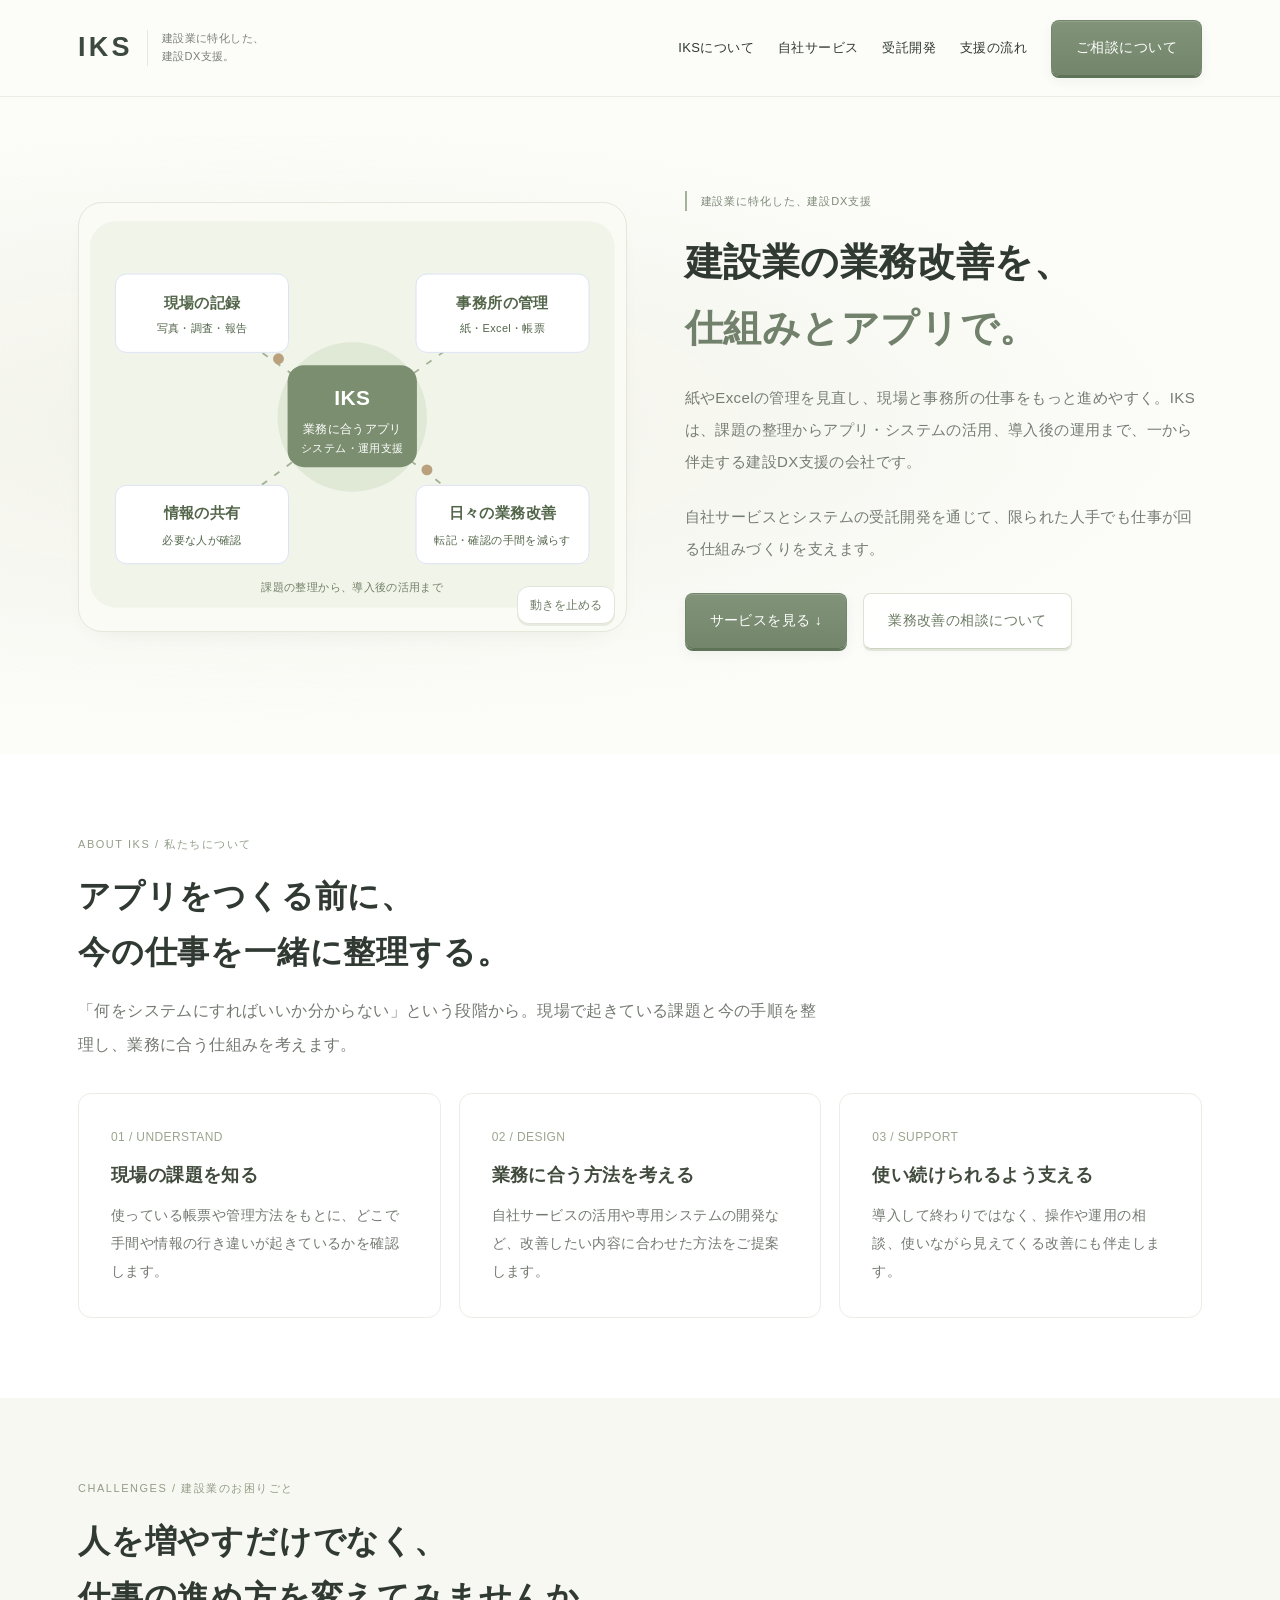
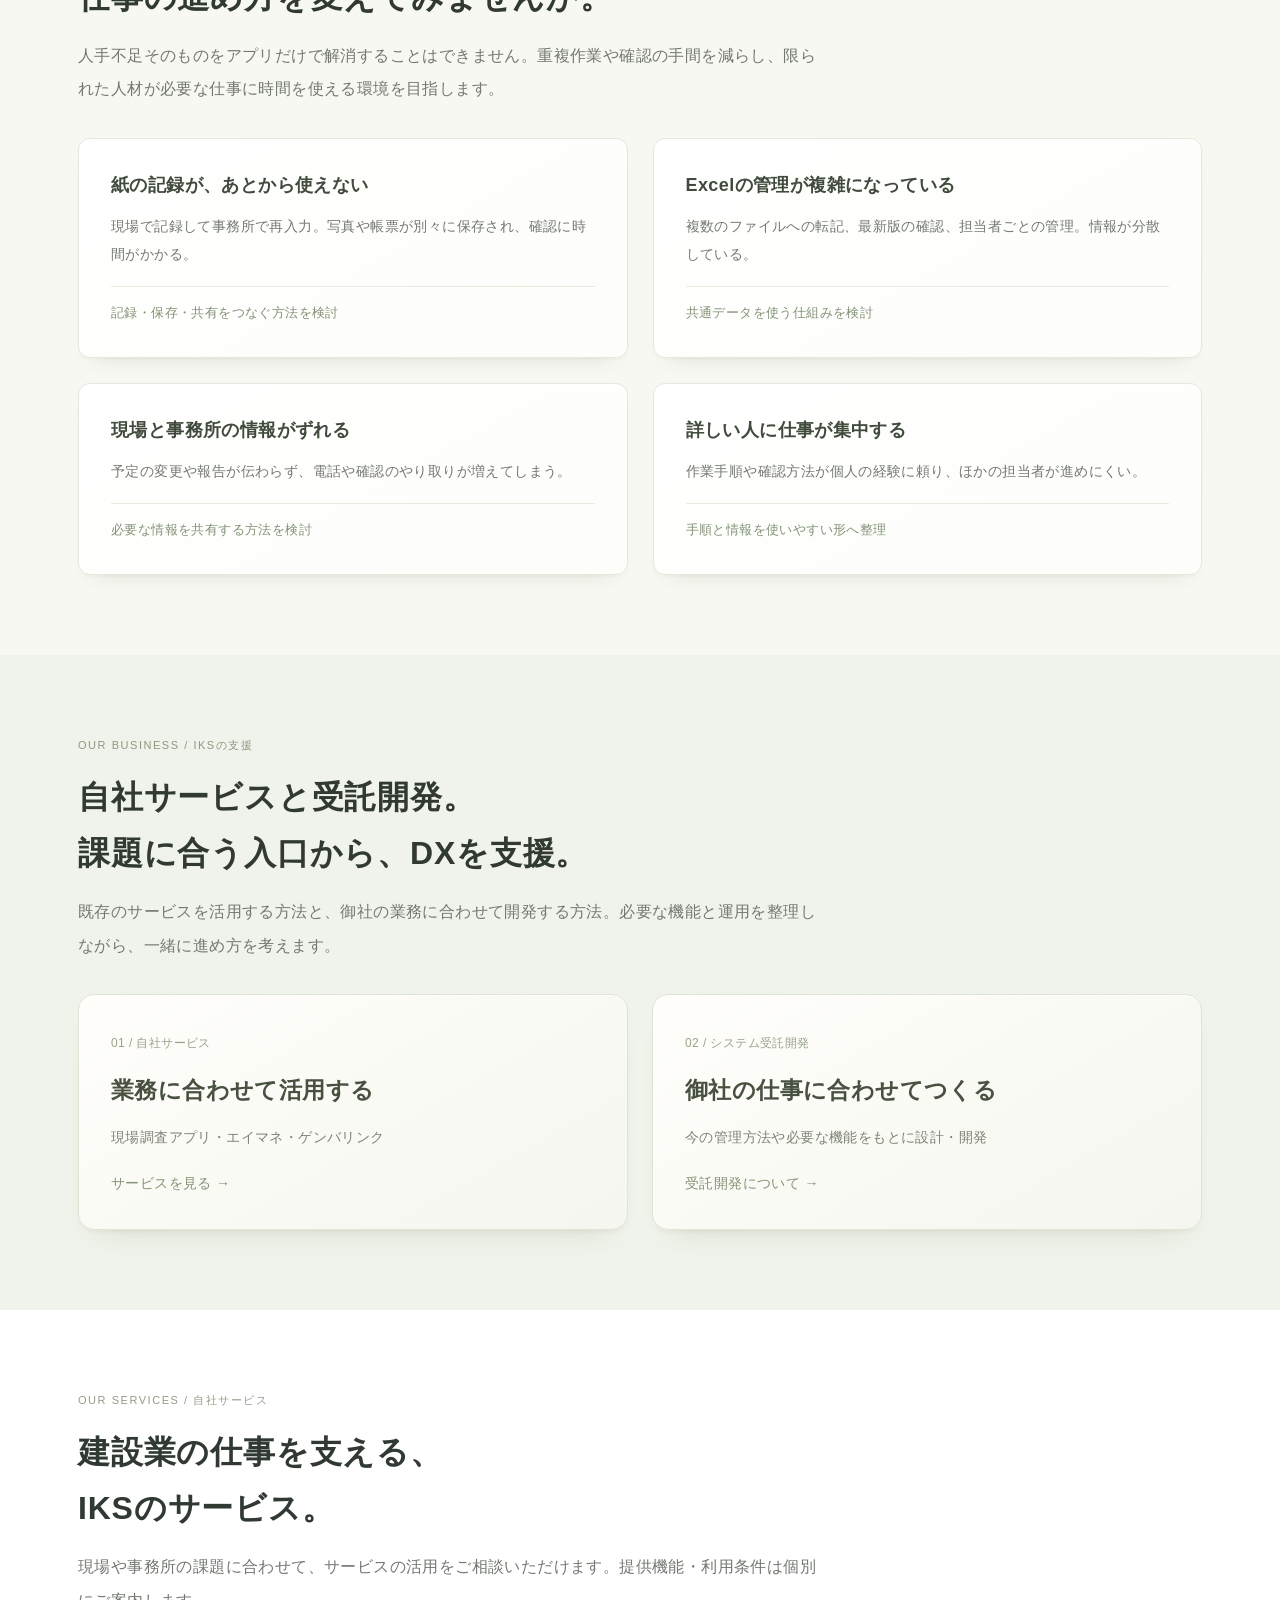
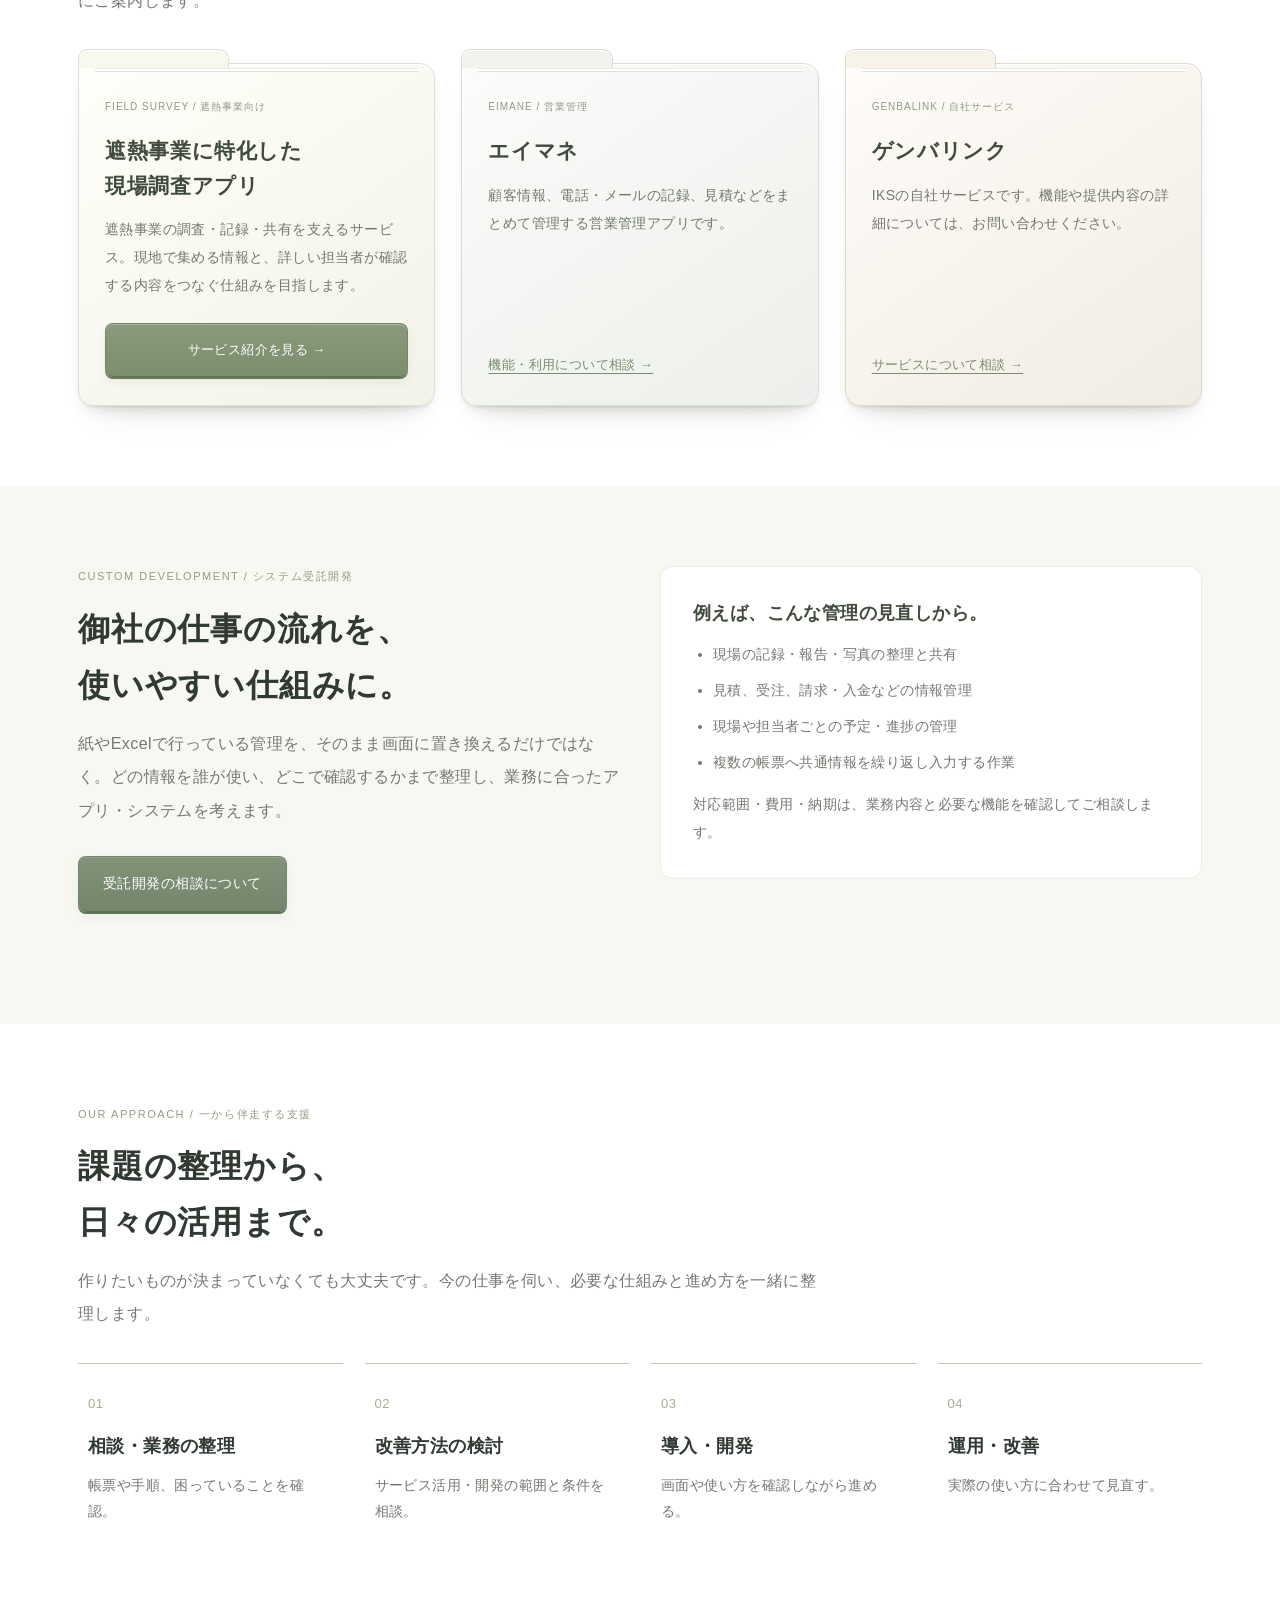
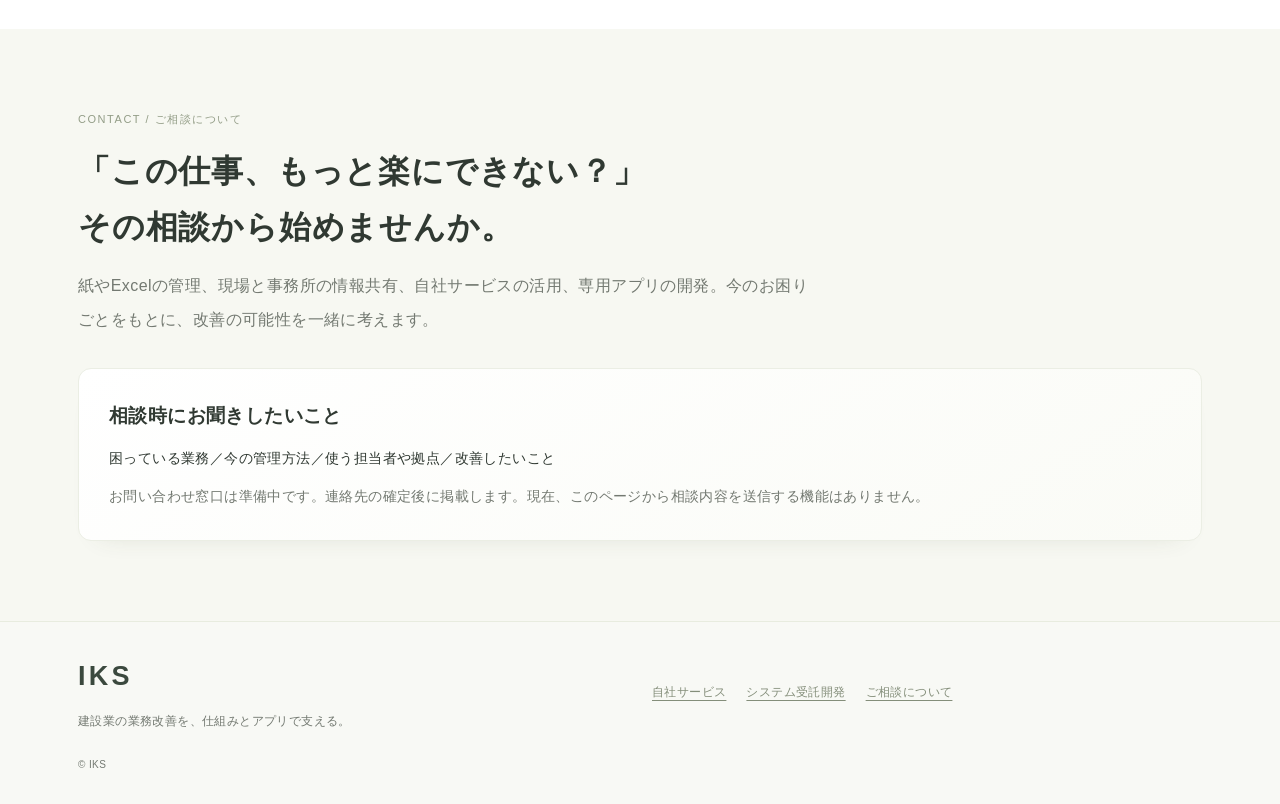
<file: index.html>
<!doctype html><html lang="ja"><head><meta charset="utf-8"><meta name="viewport" content="width=device-width,initial-scale=1"><meta name="description" content="建設業の紙・Excel管理や情報共有の課題を、アプリとシステムで改善。IKSは自社サービスと受託開発を通じて、課題整理から運用まで伴走します。"><title>IKS | 建設業に特化した建設DX支援</title><link rel="stylesheet" href="/site.css"></head><body><header class="header"><div class="wrap"><a class="brand" href="/"><b>IKS</b><small>建設業に特化した、<br>建設DX支援。</small></a><button class="menu" aria-controls="nav" aria-expanded="false">メニュー</button><nav class="nav" id="nav" aria-label="メインメニュー"><a href="/#about">IKSについて</a><a href="/#services">自社サービス</a><a href="/#development">受託開発</a><a href="/#support">支援の流れ</a><a class="btn" href="/#contact">ご相談について</a></nav></div></header><main><section class="hero company-hero"><div class="wrap hero-grid"><div class="network company-visual"><svg viewBox="0 0 600 470" role="img" aria-labelledby="company-visual-title company-visual-desc"><title id="company-visual-title">現場と事務所の業務をアプリでつなぐ建設DX支援</title><desc id="company-visual-desc">分散した帳票、表計算、現場の記録を整理し、業務に合うアプリやシステムで共有・確認できる流れ。</desc><rect x="12" y="20" width="576" height="424" rx="28" fill="#f1f4ff"/><g fill="none" stroke="#a6b6e9" stroke-width="2"><path class="wire" d="M160 135L300 235L440 135M160 340L300 235L440 340"/></g><g fill="white" stroke="#d9e1f6"><rect x="40" y="78" width="190" height="86" rx="12"/><rect x="370" y="78" width="190" height="86" rx="12"/><rect x="40" y="310" width="190" height="86" rx="12"/><rect x="370" y="310" width="190" height="86" rx="12"/></g><g text-anchor="middle" fill="#3c4f80" font-family="inherit"><text x="135" y="115" font-size="17" font-weight="700">現場の記録</text><text x="135" y="142" font-size="12">写真・調査・報告</text><text x="465" y="115" font-size="17" font-weight="700">事務所の管理</text><text x="465" y="142" font-size="12">紙・Excel・帳票</text><text x="135" y="346" font-size="17" font-weight="700">情報の共有</text><text x="135" y="374" font-size="12">必要な人が確認</text><text x="465" y="346" font-size="17" font-weight="700">日々の業務改善</text><text x="465" y="374" font-size="12">転記・確認の手間を減らす</text></g><circle class="pulse" cx="300" cy="235" r="82" fill="#e0e7ff"/><rect x="229" y="178" width="142" height="112" rx="18" fill="#5273df"/><g text-anchor="middle" fill="white"><text x="300" y="222" font-size="23" font-weight="700">IKS</text><text x="300" y="252" font-size="13">業務に合うアプリ</text><text x="300" y="273" font-size="12">システム・運用支援</text></g><circle class="pulse delay" cx="219" cy="171" r="6" fill="#9a89d9"/><circle class="pulse" cx="382" cy="293" r="6" fill="#9a89d9"/><text x="300" y="426" fill="#62727b" font-size="12" text-anchor="middle">課題の整理から、導入後の活用まで</text></svg><button class="motion" aria-pressed="false">動きを止める</button></div><div class="hero-copy"><span class="pill">建設業に特化した、建設DX支援</span><h1>建設業の業務改善を、<br><em>仕組みとアプリで。</em></h1><p class="lead">紙やExcelの管理を見直し、現場と事務所の仕事をもっと進めやすく。IKSは、課題の整理からアプリ・システムの活用、導入後の運用まで、一から伴走する建設DX支援の会社です。</p><p class="lead">自社サービスとシステムの受託開発を通じて、限られた人手でも仕事が回る仕組みづくりを支えます。</p><div class="actions"><a class="btn" href="#services">サービスを見る ↓</a><a class="btn secondary" href="#contact">業務改善の相談について</a></div></div></div></section>
<section class="white" id="about"><div class="wrap"><div class="section-head"><div class="eyebrow">ABOUT IKS / 私たちについて</div><h2>アプリをつくる前に、<br>今の仕事を一緒に整理する。</h2><p>「何をシステムにすればいいか分からない」という段階から。現場で起きている課題と今の手順を整理し、業務に合う仕組みを考えます。</p></div><div class="cards"><article class="card"><span class="number">01 / UNDERSTAND</span><h3>現場の課題を知る</h3><p>使っている帳票や管理方法をもとに、どこで手間や情報の行き違いが起きているかを確認します。</p></article><article class="card"><span class="number">02 / DESIGN</span><h3>業務に合う方法を考える</h3><p>自社サービスの活用や専用システムの開発など、改善したい内容に合わせた方法をご提案します。</p></article><article class="card"><span class="number">03 / SUPPORT</span><h3>使い続けられるよう支える</h3><p>導入して終わりではなく、操作や運用の相談、使いながら見えてくる改善にも伴走します。</p></article></div></div></section>
<section id="challenges"><div class="wrap"><div class="section-head"><div class="eyebrow">CHALLENGES / 建設業のお困りごと</div><h2>人を増やすだけでなく、<br>仕事の進め方を変えてみませんか。</h2><p>人手不足そのものをアプリだけで解消することはできません。重複作業や確認の手間を減らし、限られた人材が必要な仕事に時間を使える環境を目指します。</p></div><div class="problem-grid"><article class="card"><h3>紙の記録が、あとから使えない</h3><p>現場で記録して事務所で再入力。写真や帳票が別々に保存され、確認に時間がかかる。</p><div class="improve">記録・保存・共有をつなぐ方法を検討</div></article><article class="card"><h3>Excelの管理が複雑になっている</h3><p>複数のファイルへの転記、最新版の確認、担当者ごとの管理。情報が分散している。</p><div class="improve">共通データを使う仕組みを検討</div></article><article class="card"><h3>現場と事務所の情報がずれる</h3><p>予定の変更や報告が伝わらず、電話や確認のやり取りが増えてしまう。</p><div class="improve">必要な情報を共有する方法を検討</div></article><article class="card"><h3>詳しい人に仕事が集中する</h3><p>作業手順や確認方法が個人の経験に頼り、ほかの担当者が進めにくい。</p><div class="improve">手順と情報を使いやすい形へ整理</div></article></div></div></section>
<section class="dark" id="offer"><div class="wrap"><div class="section-head"><div class="eyebrow">OUR BUSINESS / IKSの支援</div><h2>自社サービスと受託開発。<br>課題に合う入口から、DXを支援。</h2><p>既存のサービスを活用する方法と、御社の業務に合わせて開発する方法。必要な機能と運用を整理しながら、一緒に進め方を考えます。</p></div><div class="business-pair"><a href="#services"><span>01 / 自社サービス</span><h3>業務に合わせて活用する</h3><p>現場調査アプリ・エイマネ・ゲンバリンク</p><b>サービスを見る →</b></a><a href="#development"><span>02 / システム受託開発</span><h3>御社の仕事に合わせてつくる</h3><p>今の管理方法や必要な機能をもとに設計・開発</p><b>受託開発について →</b></a></div></div></section>
<section class="white" id="services"><div class="wrap"><div class="section-head"><div class="eyebrow">OUR SERVICES / 自社サービス</div><h2>建設業の仕事を支える、<br>IKSのサービス。</h2><p>現場や事務所の課題に合わせて、サービスの活用をご相談いただけます。提供機能・利用条件は個別にご案内します。</p></div><div class="cards service-cards"><article class="card service-feature"><span class="number">FIELD SURVEY / 遮熱事業向け</span><h3>遮熱事業に特化した<br>現場調査アプリ</h3><p>遮熱事業の調査・記録・共有を支えるサービス。現地で集める情報と、詳しい担当者が確認する内容をつなぐ仕組みを目指します。</p><a class="btn" href="/services/heat-survey.html">サービス紹介を見る →</a></article><article class="card"><span class="number">EIMANE / 営業管理</span><h3>エイマネ</h3><p>顧客情報、電話・メールの記録、見積などをまとめて管理する営業管理アプリです。</p><a href="#contact">機能・利用について相談 →</a></article><article class="card"><span class="number">GENBALINK / 自社サービス</span><h3>ゲンバリンク</h3><p>IKSの自社サービスです。機能や提供内容の詳細については、お問い合わせください。</p><a href="#contact">サービスについて相談 →</a></article></div></div></section>
<section id="development"><div class="wrap split"><div class="section-head"><div class="eyebrow">CUSTOM DEVELOPMENT / システム受託開発</div><h2>御社の仕事の流れを、<br>使いやすい仕組みに。</h2><p>紙やExcelで行っている管理を、そのまま画面に置き換えるだけではなく。どの情報を誰が使い、どこで確認するかまで整理し、業務に合ったアプリ・システムを考えます。</p><div class="actions"><a class="btn" href="#contact">受託開発の相談について</a></div></div><div class="card"><h3>例えば、こんな管理の見直しから。</h3><ul class="checks"><li>現場の記録・報告・写真の整理と共有</li><li>見積、受注、請求・入金などの情報管理</li><li>現場や担当者ごとの予定・進捗の管理</li><li>複数の帳票へ共通情報を繰り返し入力する作業</li></ul><p>対応範囲・費用・納期は、業務内容と必要な機能を確認してご相談します。</p></div></div></section>
<section class="white" id="support"><div class="wrap"><div class="section-head"><div class="eyebrow">OUR APPROACH / 一から伴走する支援</div><h2>課題の整理から、<br>日々の活用まで。</h2><p>作りたいものが決まっていなくても大丈夫です。今の仕事を伺い、必要な仕組みと進め方を一緒に整理します。</p></div><div class="company-steps"><article><span>01</span><h3>相談・業務の整理</h3><p>帳票や手順、困っていることを確認。</p></article><article><span>02</span><h3>改善方法の検討</h3><p>サービス活用・開発の範囲と条件を相談。</p></article><article><span>03</span><h3>導入・開発</h3><p>画面や使い方を確認しながら進める。</p></article><article><span>04</span><h3>運用・改善</h3><p>実際の使い方に合わせて見直す。</p></article></div></div></section>
<section id="contact"><div class="wrap"><div class="section-head"><div class="eyebrow">CONTACT / ご相談について</div><h2>「この仕事、もっと楽にできない？」<br>その相談から始めませんか。</h2><p>紙やExcelの管理、現場と事務所の情報共有、自社サービスの活用、専用アプリの開発。今のお困りごとをもとに、改善の可能性を一緒に考えます。</p></div><div class="contact-preparation"><h3>相談時にお聞きしたいこと</h3><p>困っている業務／今の管理方法／使う担当者や拠点／改善したいこと</p><p class="note">お問い合わせ窓口は準備中です。連絡先の確定後に掲載します。現在、このページから相談内容を送信する機能はありません。</p></div></div></section></main><footer class="footer"><div class="wrap footer-grid"><div><a class="brand" href="/"><b>IKS</b></a><p>建設業の業務改善を、仕組みとアプリで支える。</p></div><nav aria-label="フッター"><a href="/#services">自社サービス</a><a href="/#development">システム受託開発</a><a href="/#contact">ご相談について</a></nav><small>© IKS</small></div></footer><script src="/site.js"></script></body></html>
</file>
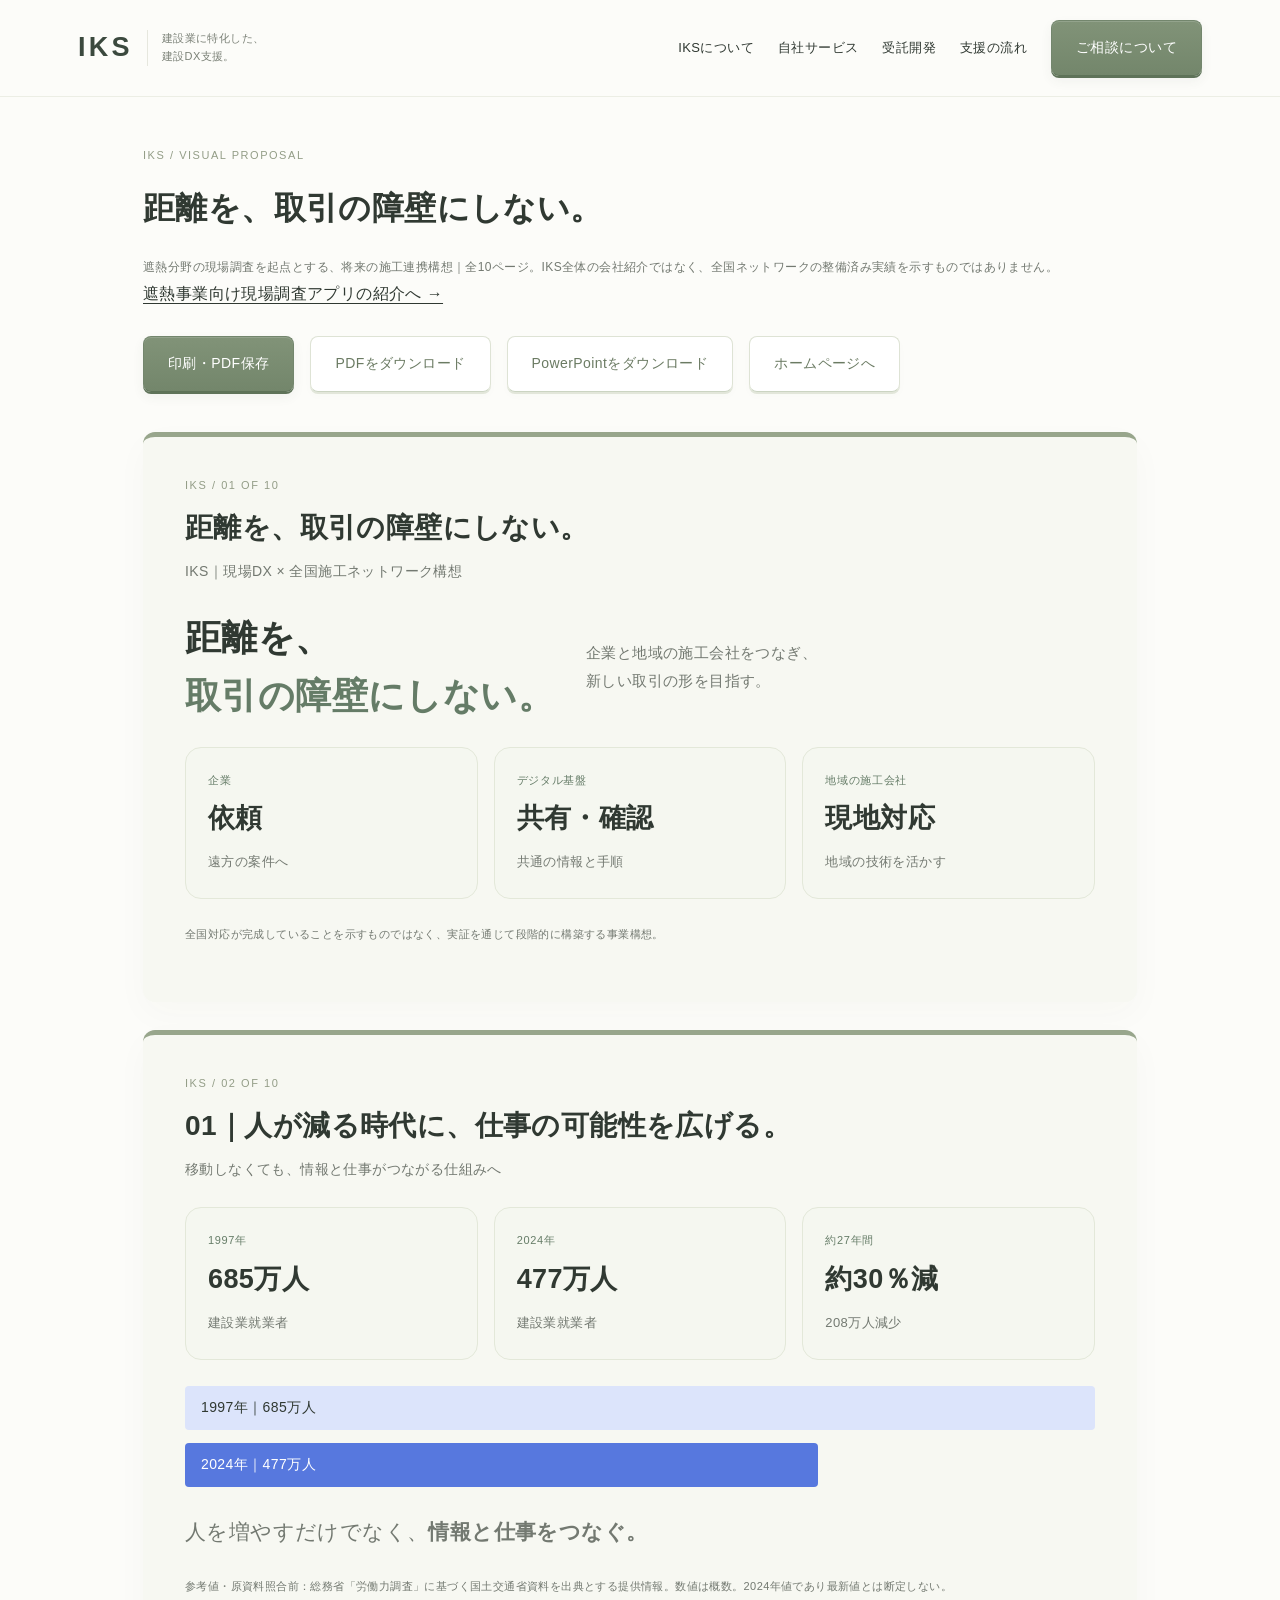
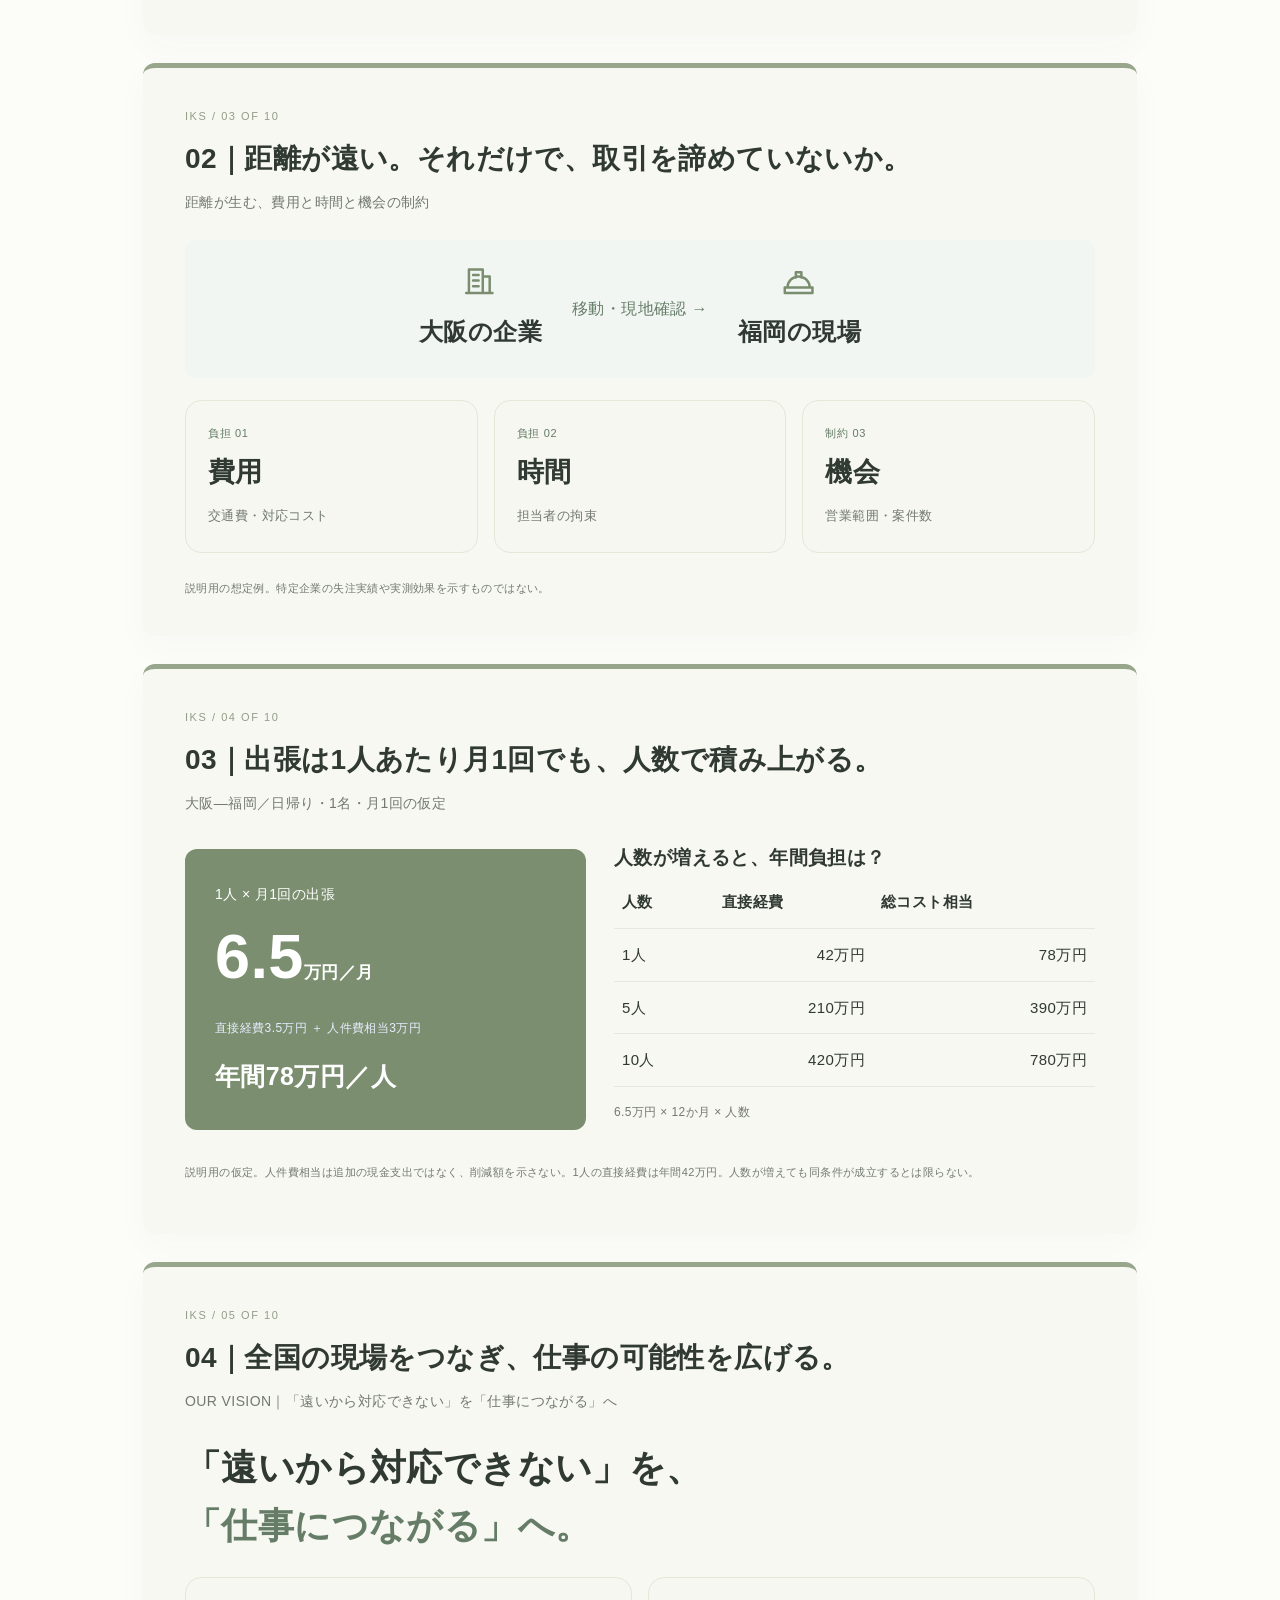
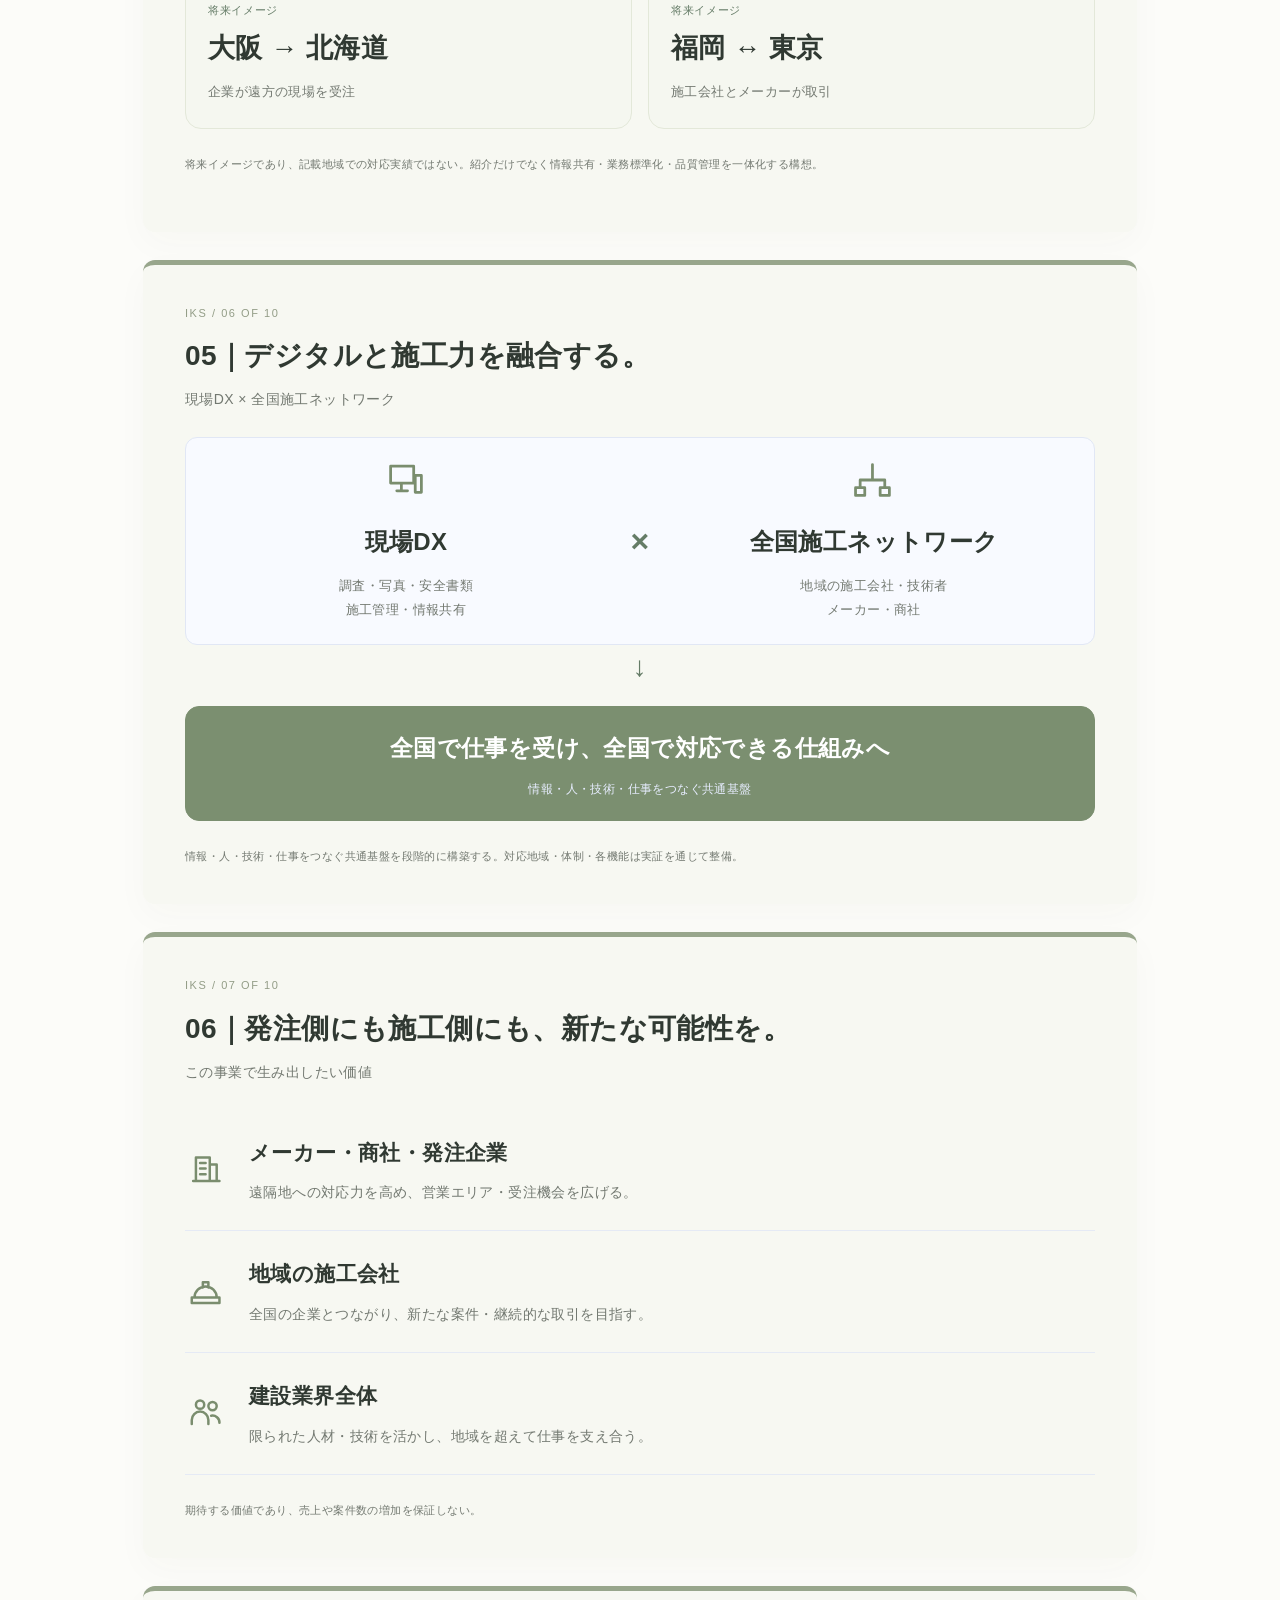
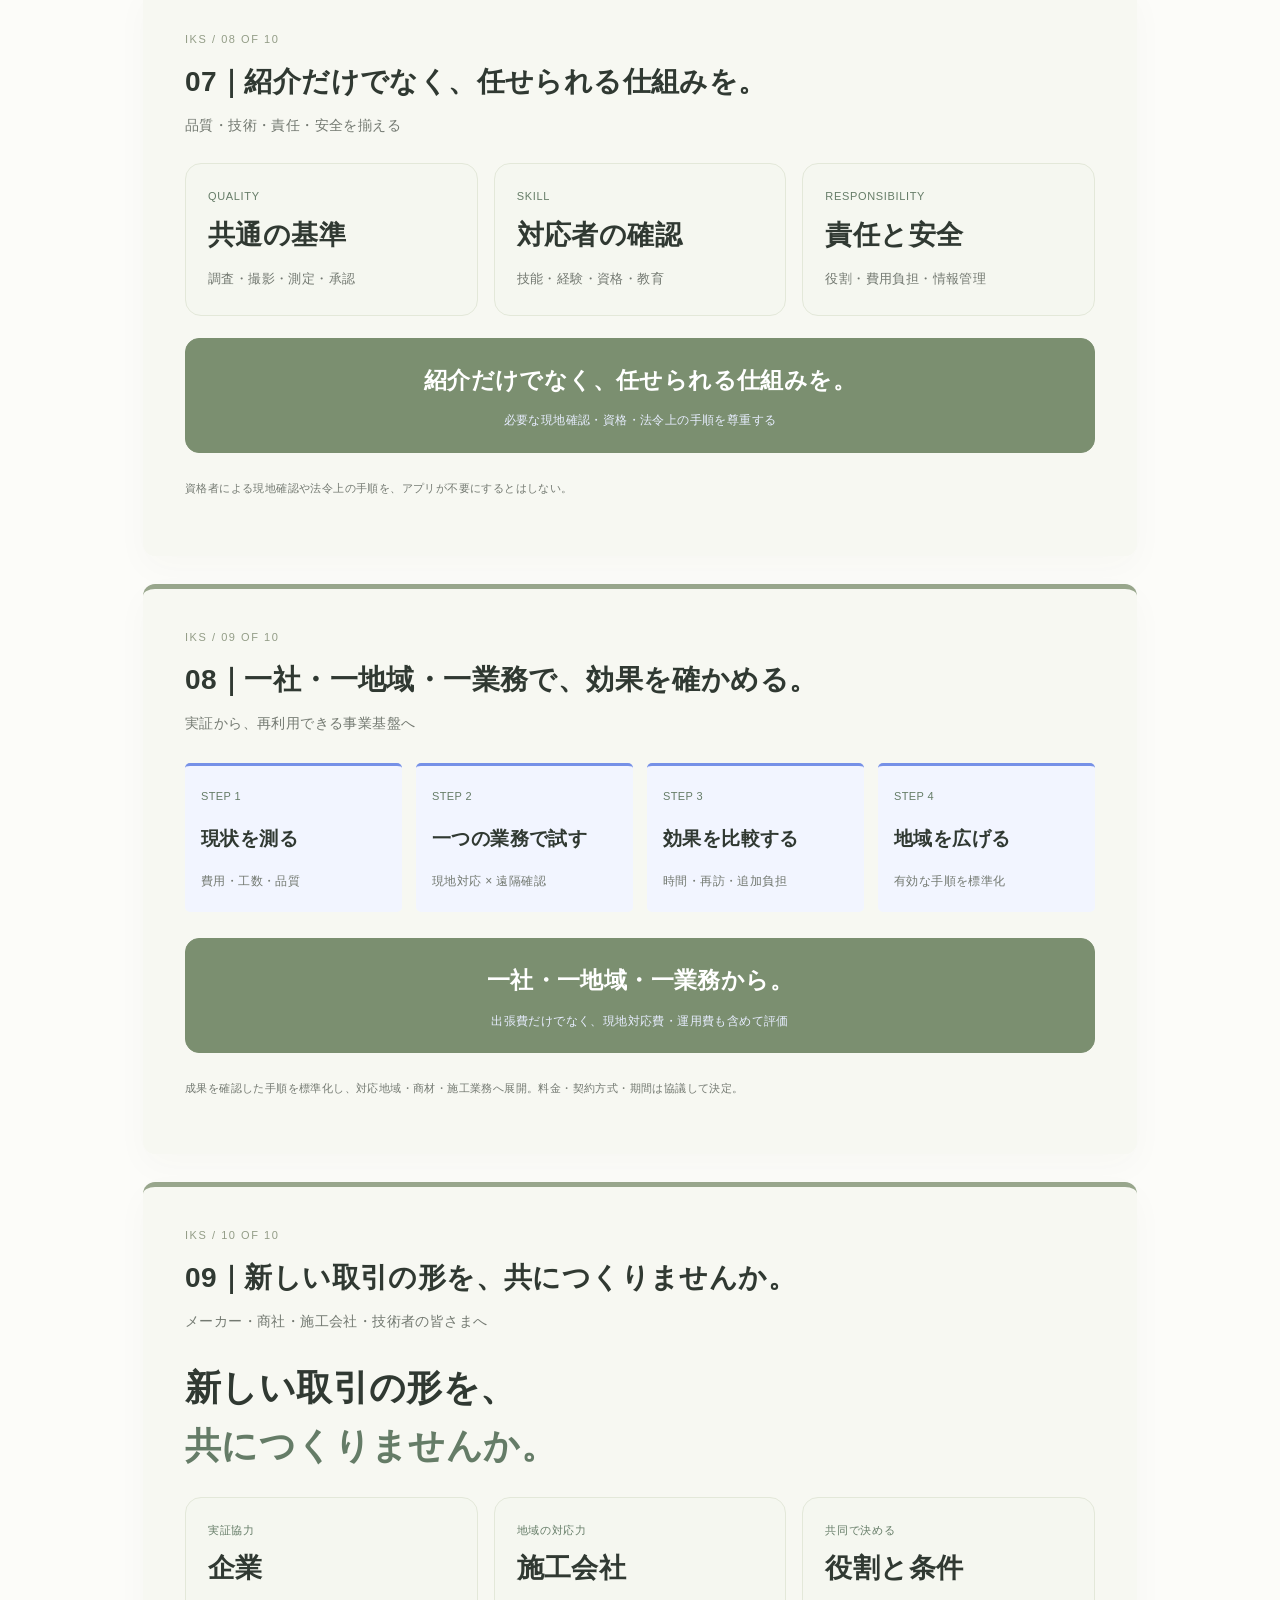
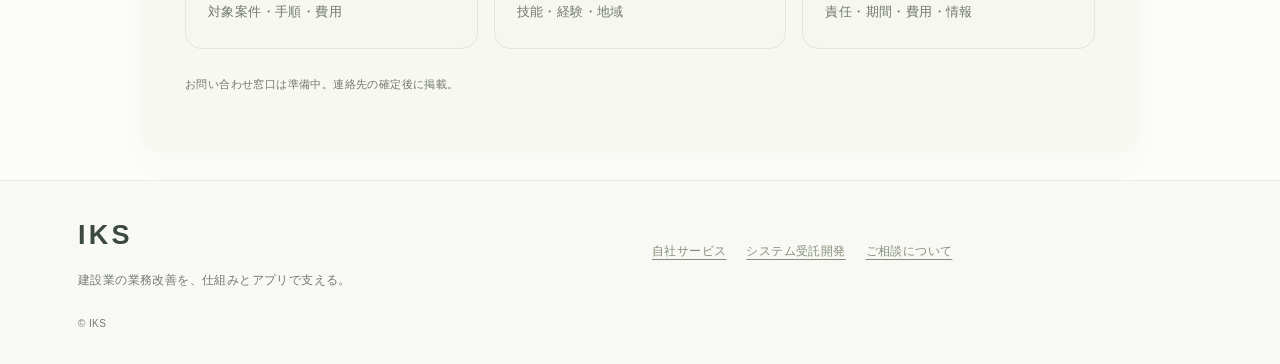
<file: proposal.html>
<!doctype html><html lang="ja"><head><meta charset="utf-8"><meta name="viewport" content="width=device-width,initial-scale=1"><title>IKS | 距離を、取引の障壁にしない。提案書</title><link rel="stylesheet" href="/site.css"></head><body><header class="header"><div class="wrap"><a class="brand" href="/"><b>IKS</b><small>建設業に特化した、<br>建設DX支援。</small></a><button class="menu" aria-controls="nav" aria-expanded="false">メニュー</button><nav class="nav" id="nav" aria-label="メインメニュー"><a href="/#about">IKSについて</a><a href="/#services">自社サービス</a><a href="/#development">受託開発</a><a href="/#support">支援の流れ</a><a class="btn" href="/#contact">ご相談について</a></nav></div></header><main class="proposal-page"><div class="proposal-intro"><div class="eyebrow">IKS / VISUAL PROPOSAL</div><h1>距離を、取引の障壁にしない。</h1><p class="note">遮熱分野の現場調査を起点とする、将来の施工連携構想｜全10ページ。IKS全体の会社紹介ではなく、全国ネットワークの整備済み実績を示すものではありません。</p><a href="/services/heat-survey.html">遮熱事業向け現場調査アプリの紹介へ →</a><div class="actions no-print"><button class="btn" data-print>印刷・PDF保存</button><a class="btn secondary" href="/proposal.pdf" download>PDFをダウンロード</a><a class="btn secondary" href="/proposal.pptx" download>PowerPointをダウンロード</a><a class="btn secondary" href="/">ホームページへ</a></div></div><section class="proposal-slide visual-slide"><div class="eyebrow">IKS / 01 OF 10</div><h2>距離を、取引の障壁にしない。</h2><p class="v-sub">IKS｜現場DX × 全国施工ネットワーク構想</p><div class="v-cover"><strong>距離を、<br><em>取引の障壁にしない。</em></strong><p>企業と地域の施工会社をつなぎ、<br>新しい取引の形を目指す。</p></div><div class="v-cards"><div class="v-card"><small>企業</small><strong>依頼</strong><span>遠方の案件へ</span></div><div class="v-card"><small>デジタル基盤</small><strong>共有・確認</strong><span>共通の情報と手順</span></div><div class="v-card"><small>地域の施工会社</small><strong>現地対応</strong><span>地域の技術を活かす</span></div></div><p class="v-foot">全国対応が完成していることを示すものではなく、実証を通じて段階的に構築する事業構想。</p></section><section class="proposal-slide visual-slide"><div class="eyebrow">IKS / 02 OF 10</div><h2>01｜人が減る時代に、仕事の可能性を広げる。</h2><p class="v-sub">移動しなくても、情報と仕事がつながる仕組みへ</p><div class="v-cards"><div class="v-card"><small>1997年</small><strong>685万人</strong><span>建設業就業者</span></div><div class="v-card"><small>2024年</small><strong>477万人</strong><span>建設業就業者</span></div><div class="v-card"><small>約27年間</small><strong>約30％減</strong><span>208万人減少</span></div></div><div class="v-bars"><div style="width:100%">1997年｜685万人</div><div style="width:69.6%">2024年｜477万人</div></div><p class="v-message">人を増やすだけでなく、<b>情報と仕事をつなぐ。</b></p><p class="v-foot">参考値・原資料照合前：総務省「労働力調査」に基づく国土交通省資料を出典とする提供情報。数値は概数。2024年値であり最新値とは断定しない。</p></section><section class="proposal-slide visual-slide"><div class="eyebrow">IKS / 03 OF 10</div><h2>02｜距離が遠い。それだけで、取引を諦めていないか。</h2><p class="v-sub">距離が生む、費用と時間と機会の制約</p><div class="v-route"><div><svg class="v-icon" viewBox="0 0 26 26" aria-hidden="true"><path d="M5 21V4h10v17M15 9h5v12M3 21h19M8 8h4M8 12h4M8 16h4"/></svg><b>大阪の企業</b></div><span>移動・現地確認 →</span><div><svg class="v-icon" viewBox="0 0 26 26" aria-hidden="true"><path d="M4 17a8 8 0 0 1 16 0M2 17h20v4H2zM10 10V6h4v4"/></svg><b>福岡の現場</b></div></div><div class="v-cards"><div class="v-card"><small>負担 01</small><strong>費用</strong><span>交通費・対応コスト</span></div><div class="v-card"><small>負担 02</small><strong>時間</strong><span>担当者の拘束</span></div><div class="v-card"><small>制約 03</small><strong>機会</strong><span>営業範囲・案件数</span></div></div><p class="v-foot">説明用の想定例。特定企業の失注実績や実測効果を示すものではない。</p></section><section class="proposal-slide visual-slide"><div class="eyebrow">IKS / 04 OF 10</div><h2>03｜出張は1人あたり月1回でも、人数で積み上がる。</h2><p class="v-sub">大阪―福岡／日帰り・1名・月1回の仮定</p><div class="v-cost"><div><small>1人 × 月1回の出張</small><strong>6.5<span>万円／月</span></strong><p>直接経費3.5万円 ＋ 人件費相当3万円</p><b>年間78万円／人</b></div><div><h3>人数が増えると、年間負担は？</h3><table><thead><tr><th>人数</th><th>直接経費</th><th>総コスト相当</th></tr></thead><tbody><tr><td>1人</td><td>42万円</td><td>78万円</td></tr><tr><td>5人</td><td>210万円</td><td>390万円</td></tr><tr><td>10人</td><td>420万円</td><td>780万円</td></tr></tbody></table><p>6.5万円 × 12か月 × 人数</p></div></div><p class="v-foot">説明用の仮定。人件費相当は追加の現金支出ではなく、削減額を示さない。1人の直接経費は年間42万円。人数が増えても同条件が成立するとは限らない。</p></section><section class="proposal-slide visual-slide"><div class="eyebrow">IKS / 05 OF 10</div><h2>04｜全国の現場をつなぎ、仕事の可能性を広げる。</h2><p class="v-sub">OUR VISION｜「遠いから対応できない」を「仕事につながる」へ</p><div class="v-vision"><strong>「遠いから対応できない」を、<br><em>「仕事につながる」へ。</em></strong></div><div class="v-cards"><div class="v-card"><small>将来イメージ</small><strong>大阪 → 北海道</strong><span>企業が遠方の現場を受注</span></div><div class="v-card"><small>将来イメージ</small><strong>福岡 ↔ 東京</strong><span>施工会社とメーカーが取引</span></div></div><p class="v-foot">将来イメージであり、記載地域での対応実績ではない。紹介だけでなく情報共有・業務標準化・品質管理を一体化する構想。</p></section><section class="proposal-slide visual-slide"><div class="eyebrow">IKS / 06 OF 10</div><h2>05｜デジタルと施工力を融合する。</h2><p class="v-sub">現場DX × 全国施工ネットワーク</p><div class="v-fusion"><div><svg class="v-icon" viewBox="0 0 26 26" aria-hidden="true"><path d="M3 4h15v11H3zM7 20h7M10 15v5M19 10h4v11h-4z"/></svg><h3>現場DX</h3><p>調査・写真・安全書類<br>施工管理・情報共有</p></div><b class="v-times">×</b><div><svg class="v-icon" viewBox="0 0 26 26" aria-hidden="true"><path d="M12 8V3M4 18v-5h16v5M12 8v5M1 18h6v5H1zM17 18h6v5h-6z"/></svg><h3>全国施工ネットワーク</h3><p>地域の施工会社・技術者<br>メーカー・商社</p></div></div><div class="v-arrow">↓</div><div class="v-banner"><b>全国で仕事を受け、全国で対応できる仕組みへ</b><span>情報・人・技術・仕事をつなぐ共通基盤</span></div><p class="v-foot">情報・人・技術・仕事をつなぐ共通基盤を段階的に構築する。対応地域・体制・各機能は実証を通じて整備。</p></section><section class="proposal-slide visual-slide"><div class="eyebrow">IKS / 07 OF 10</div><h2>06｜発注側にも施工側にも、新たな可能性を。</h2><p class="v-sub">この事業で生み出したい価値</p><div class="v-values"><div><svg class="v-icon" viewBox="0 0 26 26" aria-hidden="true"><path d="M5 21V4h10v17M15 9h5v12M3 21h19M8 8h4M8 12h4M8 16h4"/></svg><article><h3>メーカー・商社・発注企業</h3><p>遠隔地への対応力を高め、営業エリア・受注機会を広げる。</p></article></div><div><svg class="v-icon" viewBox="0 0 26 26" aria-hidden="true"><path d="M4 17a8 8 0 0 1 16 0M2 17h20v4H2zM10 10V6h4v4"/></svg><article><h3>地域の施工会社</h3><p>全国の企業とつながり、新たな案件・継続的な取引を目指す。</p></article></div><div><svg class="v-icon" viewBox="0 0 26 26" aria-hidden="true"><path d="M8 10a3 3 0 1 0 0-6 3 3 0 0 0 0 6M17 11a3 3 0 1 0 0-6 3 3 0 0 0 0 6M2 21v-3a6 6 0 0 1 12 0v3M16 15a5 5 0 0 1 6 5"/></svg><article><h3>建設業界全体</h3><p>限られた人材・技術を活かし、地域を超えて仕事を支え合う。</p></article></div></div><p class="v-foot">期待する価値であり、売上や案件数の増加を保証しない。</p></section><section class="proposal-slide visual-slide"><div class="eyebrow">IKS / 08 OF 10</div><h2>07｜紹介だけでなく、任せられる仕組みを。</h2><p class="v-sub">品質・技術・責任・安全を揃える</p><div class="v-cards"><div class="v-card"><small>QUALITY</small><strong>共通の基準</strong><span>調査・撮影・測定・承認</span></div><div class="v-card"><small>SKILL</small><strong>対応者の確認</strong><span>技能・経験・資格・教育</span></div><div class="v-card"><small>RESPONSIBILITY</small><strong>責任と安全</strong><span>役割・費用負担・情報管理</span></div></div><div class="v-banner"><b>紹介だけでなく、任せられる仕組みを。</b><span>必要な現地確認・資格・法令上の手順を尊重する</span></div><p class="v-foot">資格者による現地確認や法令上の手順を、アプリが不要にするとはしない。</p></section><section class="proposal-slide visual-slide"><div class="eyebrow">IKS / 09 OF 10</div><h2>08｜一社・一地域・一業務で、効果を確かめる。</h2><p class="v-sub">実証から、再利用できる事業基盤へ</p><div class="v-process"><div><small>STEP 1</small><b>現状を測る</b><p>費用・工数・品質</p></div><div><small>STEP 2</small><b>一つの業務で試す</b><p>現地対応 × 遠隔確認</p></div><div><small>STEP 3</small><b>効果を比較する</b><p>時間・再訪・追加負担</p></div><div><small>STEP 4</small><b>地域を広げる</b><p>有効な手順を標準化</p></div></div><div class="v-banner"><b>一社・一地域・一業務から。</b><span>出張費だけでなく、現地対応費・運用費も含めて評価</span></div><p class="v-foot">成果を確認した手順を標準化し、対応地域・商材・施工業務へ展開。料金・契約方式・期間は協議して決定。</p></section><section class="proposal-slide visual-slide"><div class="eyebrow">IKS / 10 OF 10</div><h2>09｜新しい取引の形を、共につくりませんか。</h2><p class="v-sub">メーカー・商社・施工会社・技術者の皆さまへ</p><div class="v-vision"><strong>新しい取引の形を、<br><em>共につくりませんか。</em></strong></div><div class="v-cards"><div class="v-card"><small>実証協力</small><strong>企業</strong><span>対象案件・手順・費用</span></div><div class="v-card"><small>地域の対応力</small><strong>施工会社</strong><span>技能・経験・地域</span></div><div class="v-card"><small>共同で決める</small><strong>役割と条件</strong><span>責任・期間・費用・情報</span></div></div><p class="v-foot">お問い合わせ窓口は準備中。連絡先の確定後に掲載。</p></section></main><footer class="footer"><div class="wrap footer-grid"><div><a class="brand" href="/"><b>IKS</b></a><p>建設業の業務改善を、仕組みとアプリで支える。</p></div><nav aria-label="フッター"><a href="/#services">自社サービス</a><a href="/#development">システム受託開発</a><a href="/#contact">ご相談について</a></nav><small>© IKS</small></div></footer><script src="/site.js"></script></body></html>
</file>
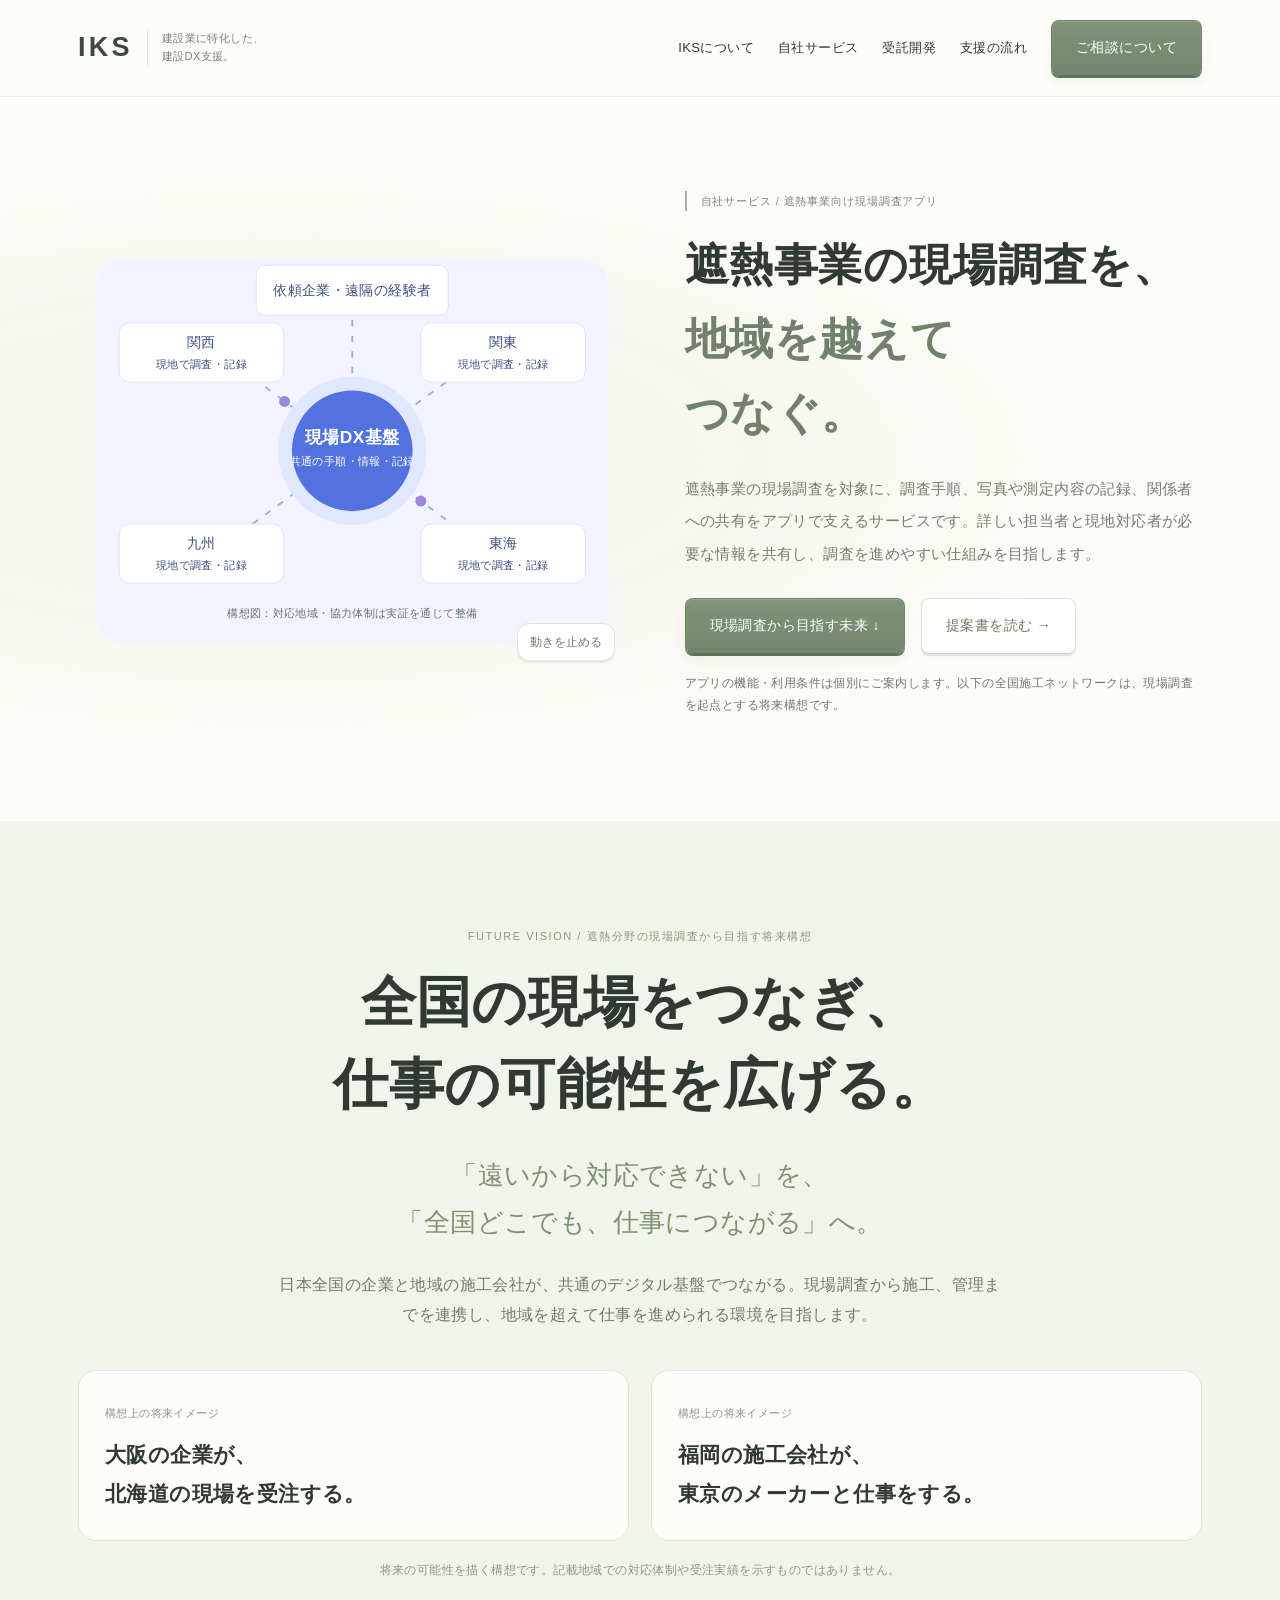
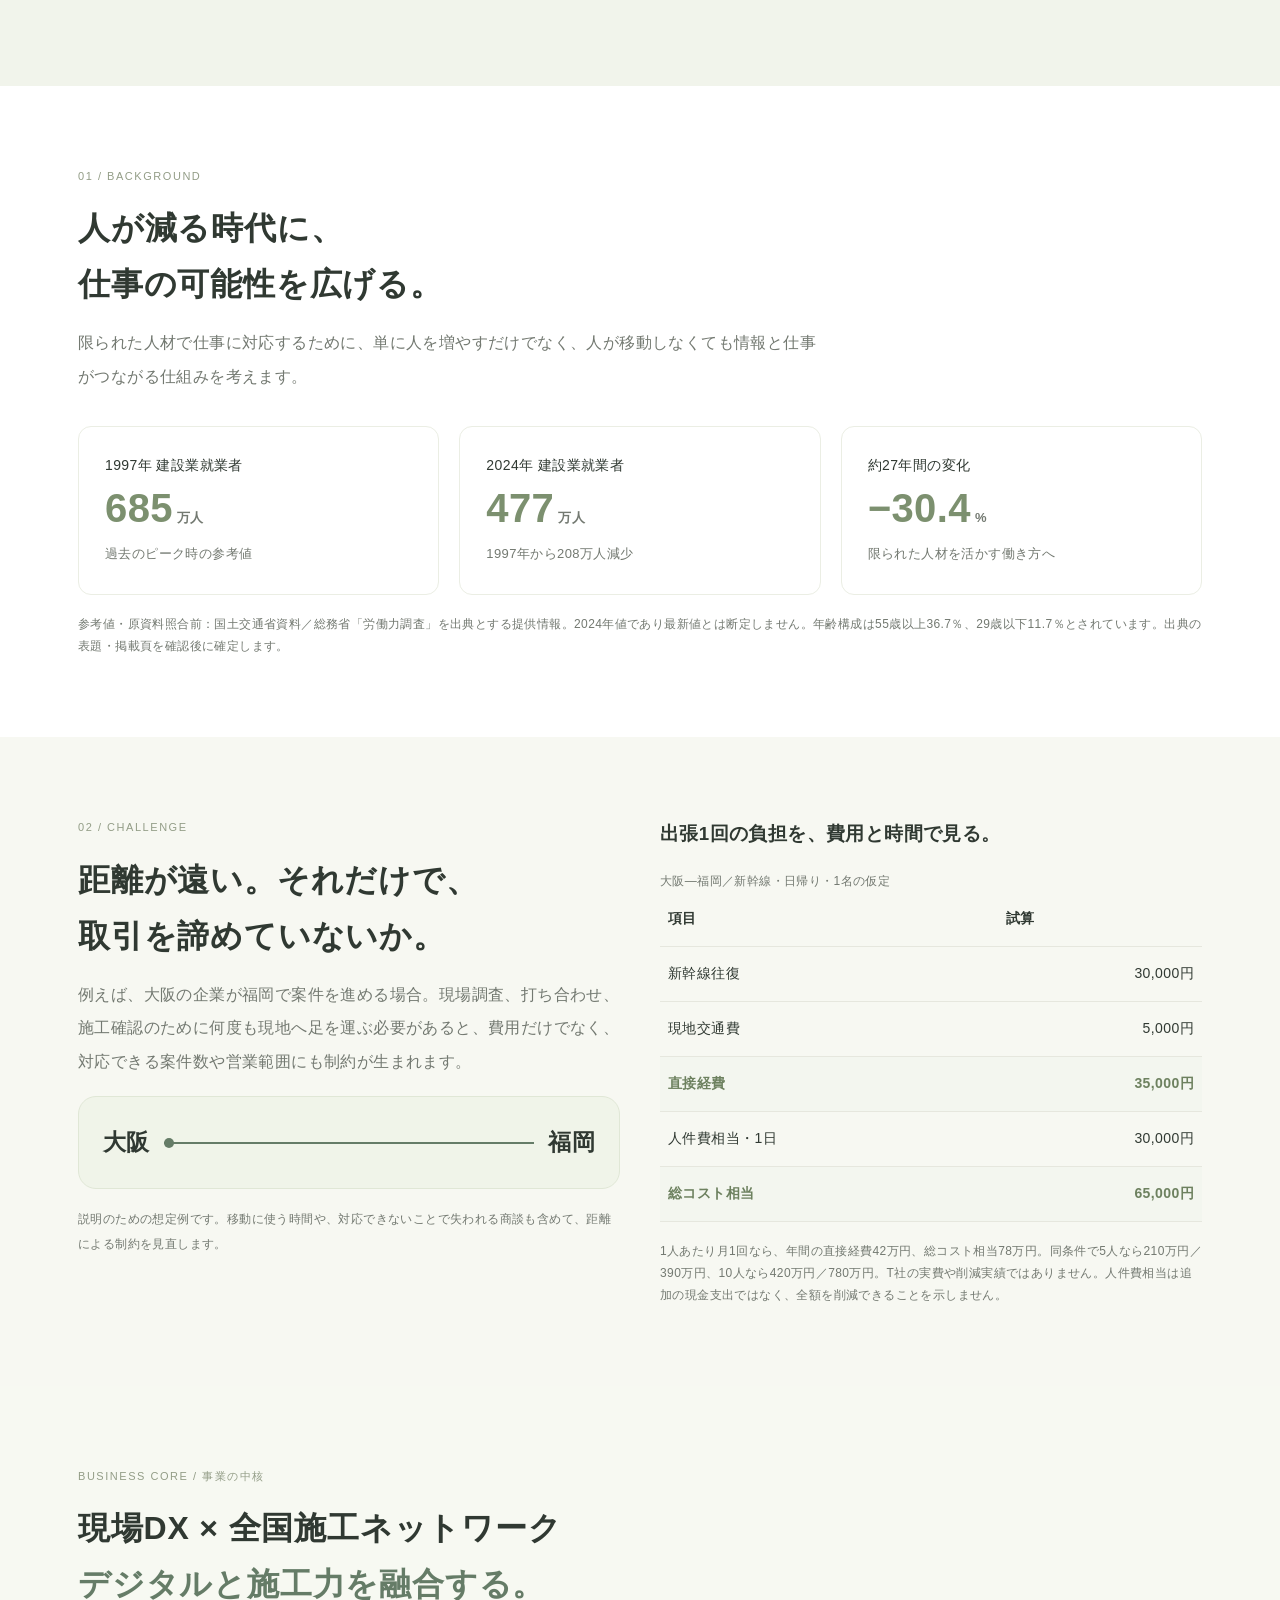
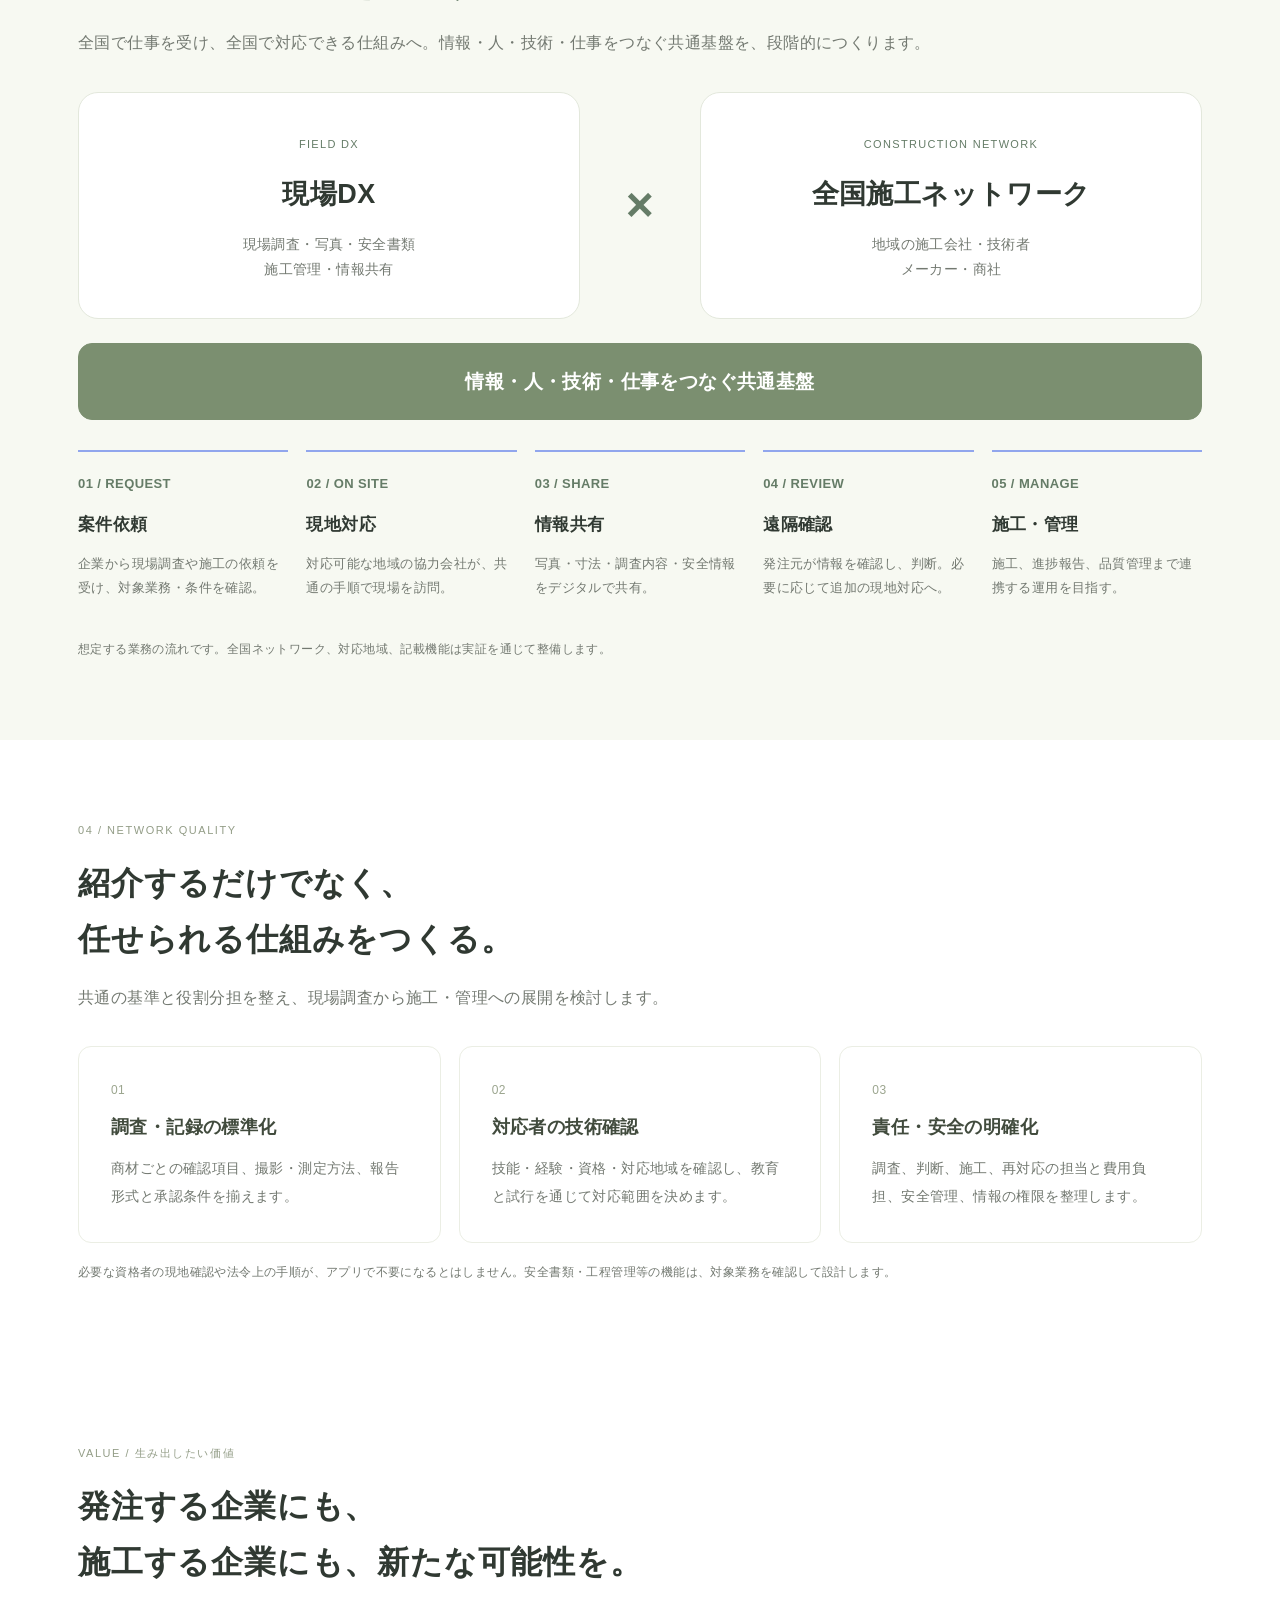
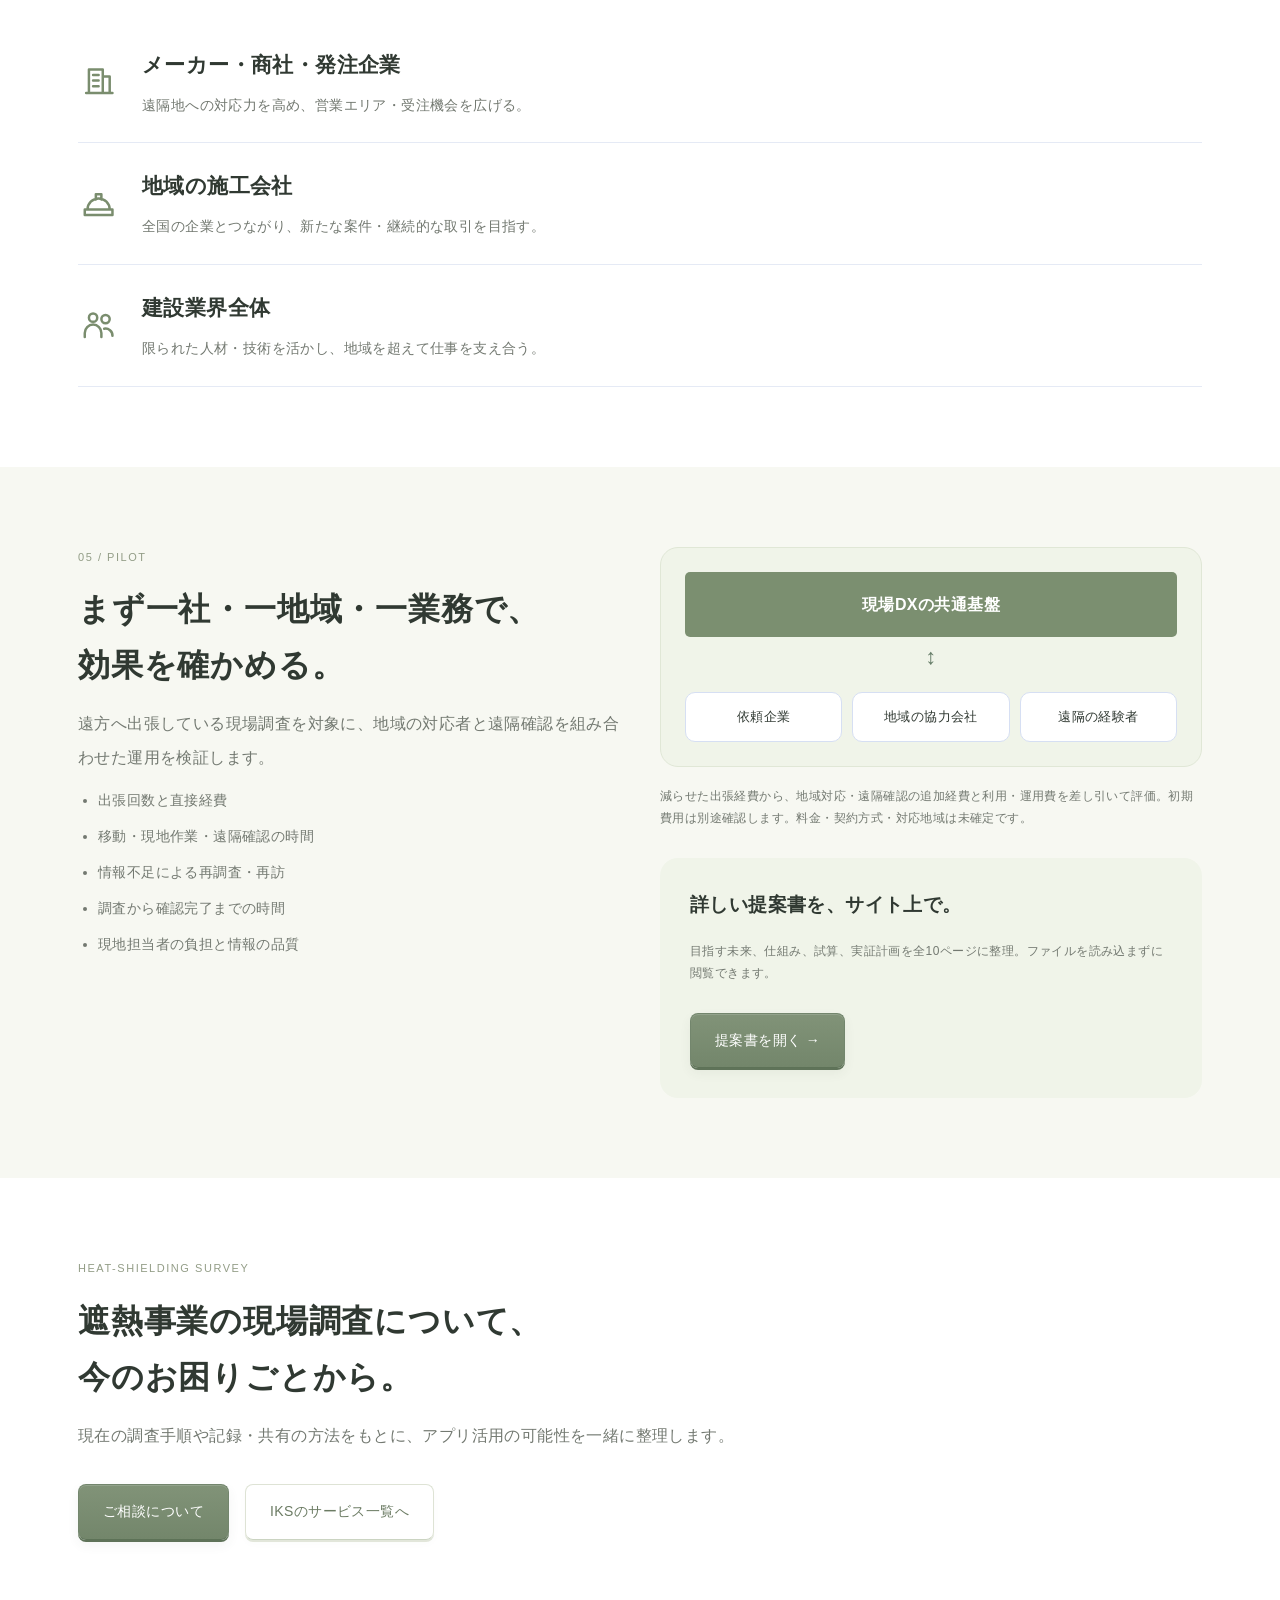
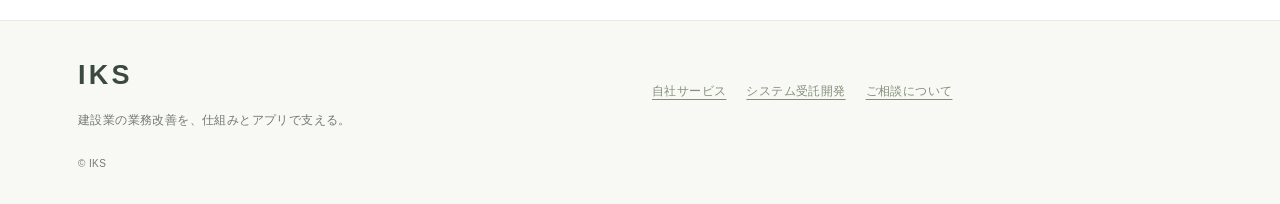
<file: services/heat-survey.html>
<!doctype html><html lang="ja"><head><meta charset="utf-8"><meta name="viewport" content="width=device-width,initial-scale=1"><meta name="description" content="遮熱事業の調査・記録・共有を支える現場調査アプリと、現場調査から広がる将来構想。"><title>遮熱事業向け現場調査アプリ | IKS</title><link rel="stylesheet" href="/site.css"></head><body><header class="header"><div class="wrap"><a class="brand" href="/"><b>IKS</b><small>建設業に特化した、<br>建設DX支援。</small></a><button class="menu" aria-controls="nav" aria-expanded="false">メニュー</button><nav class="nav" id="nav" aria-label="メインメニュー"><a href="/#about">IKSについて</a><a href="/#services">自社サービス</a><a href="/#development">受託開発</a><a href="/#support">支援の流れ</a><a class="btn" href="/#contact">ご相談について</a></nav></div></header><main><section class="hero" id="vision"><div class="wrap hero-grid"><div class="network"><svg viewBox="0 0 600 470" role="img" aria-labelledby="network-title network-desc"><title id="network-title">地域の現場と経験者を共通のデジタル基盤でつなぐ構想</title><desc id="network-desc">関西、関東、東海、九州の現地対応者が、現場DX基盤を通じて依頼企業や遠隔の経験者と情報を共有する。</desc><rect x="20" y="25" width="560" height="420" rx="30" fill="#f1f4ff"/><g fill="none" stroke="#a6b6e9" stroke-width="2"><path class="wire" d="M150 125L300 235L450 125M150 345L300 235L450 345M300 235V70"/></g><g fill="white" stroke="#d9e1f6"><rect x="195" y="32" width="210" height="55" rx="10"/><rect x="45" y="95" width="180" height="65" rx="12"/><rect x="375" y="95" width="180" height="65" rx="12"/><rect x="45" y="315" width="180" height="65" rx="12"/><rect x="375" y="315" width="180" height="65" rx="12"/></g><g fill="#3c4f80" font-size="15" text-anchor="middle"><text x="300" y="65">依頼企業・遠隔の経験者</text><text x="135" y="121">関西</text><text x="135" y="144" font-size="12">現地で調査・記録</text><text x="465" y="121">関東</text><text x="465" y="144" font-size="12">現地で調査・記録</text><text x="135" y="341">九州</text><text x="135" y="364" font-size="12">現地で調査・記録</text><text x="465" y="341">東海</text><text x="465" y="364" font-size="12">現地で調査・記録</text></g><circle class="pulse" cx="300" cy="235" r="81" fill="#e0e7ff"/><circle cx="300" cy="235" r="66" fill="#5273df"/><g fill="white" text-anchor="middle"><text x="300" y="226" font-size="19" font-weight="700">現場DX基盤</text><text x="300" y="251" font-size="12">共通の手順・情報・記録</text></g><circle class="pulse delay" cx="226" cy="181" r="6" fill="#9a89d9"/><circle class="pulse" cx="375" cy="290" r="6" fill="#9a89d9"/><text x="300" y="417" fill="#62727b" font-size="12" text-anchor="middle">構想図：対応地域・協力体制は実証を通じて整備</text></svg><button class="motion" aria-pressed="false">動きを止める</button></div><div class="hero-copy"><span class="pill">自社サービス / 遮熱事業向け現場調査アプリ</span><h1>遮熱事業の現場調査を、<br><em>地域を越えて<br>つなぐ。</em></h1><p class="lead">遮熱事業の現場調査を対象に、調査手順、写真や測定内容の記録、関係者への共有をアプリで支えるサービスです。詳しい担当者と現地対応者が必要な情報を共有し、調査を進めやすい仕組みを目指します。</p><div class="actions"><a class="btn" href="#future">現場調査から目指す未来 ↓</a><a class="btn secondary" href="/proposal.html">提案書を読む →</a></div><p class="note">アプリの機能・利用条件は個別にご案内します。以下の全国施工ネットワークは、現場調査を起点とする将来構想です。</p></div></div></section>
<section class="vision-stage dark" id="future"><div class="wrap"><div class="eyebrow">FUTURE VISION / 遮熱分野の現場調査から目指す将来構想</div><h2>全国の現場をつなぎ、<br>仕事の可能性を広げる。</h2><p class="vision-statement">「遠いから対応できない」を、<br>「全国どこでも、仕事につながる」へ。</p><p class="vision-body">日本全国の企業と地域の施工会社が、共通のデジタル基盤でつながる。現場調査から施工、管理までを連携し、地域を超えて仕事を進められる環境を目指します。</p><div class="vision-examples"><div><span>構想上の将来イメージ</span><h3>大阪の企業が、<br>北海道の現場を受注する。</h3></div><div><span>構想上の将来イメージ</span><h3>福岡の施工会社が、<br>東京のメーカーと仕事をする。</h3></div></div><p class="note">将来の可能性を描く構想です。記載地域での対応体制や受注実績を示すものではありません。</p></div></section><section class="white" id="background"><div class="wrap"><div class="section-head reveal"><div class="eyebrow">01 / BACKGROUND</div><h2>人が減る時代に、<br>仕事の可能性を広げる。</h2><p>限られた人材で仕事に対応するために、単に人を増やすだけでなく、人が移動しなくても情報と仕事がつながる仕組みを考えます。</p></div><div class="stats reveal"><div class="stat"><div class="stat-label">1997年 建設業就業者</div><strong>685<span> 万人</span></strong><span>過去のピーク時の参考値</span></div><div class="stat"><div class="stat-label">2024年 建設業就業者</div><strong>477<span> 万人</span></strong><span>1997年から208万人減少</span></div><div class="stat"><div class="stat-label">約27年間の変化</div><strong>−30.4<span> %</span></strong><span>限られた人材を活かす働き方へ</span></div></div><p class="note">参考値・原資料照合前：国土交通省資料／総務省「労働力調査」を出典とする提供情報。2024年値であり最新値とは断定しません。年齢構成は55歳以上36.7％、29歳以下11.7％とされています。出典の表題・掲載頁を確認後に確定します。</p></div></section>
<section id="challenge"><div class="wrap split"><div class="section-head reveal"><div class="eyebrow">02 / CHALLENGE</div><h2>距離が遠い。それだけで、<br>取引を諦めていないか。</h2><p>例えば、大阪の企業が福岡で案件を進める場合。現場調査、打ち合わせ、施工確認のために何度も現地へ足を運ぶ必要があると、費用だけでなく、対応できる案件数や営業範囲にも制約が生まれます。</p><div class="route" aria-label="大阪から福岡への出張"><b>大阪</b><span class="line" aria-hidden="true"></span><b>福岡</b></div><p class="note">説明のための想定例です。移動に使う時間や、対応できないことで失われる商談も含めて、距離による制約を見直します。</p></div><div class="reveal"><h3>出張1回の負担を、費用と時間で見る。</h3><p class="note">大阪―福岡／新幹線・日帰り・1名の仮定</p><table><thead><tr><th>項目</th><th>試算</th></tr></thead><tbody><tr><td>新幹線往復</td><td>30,000円</td></tr><tr><td>現地交通費</td><td>5,000円</td></tr><tr class="total"><td>直接経費</td><td>35,000円</td></tr><tr><td>人件費相当・1日</td><td>30,000円</td></tr><tr class="total"><td>総コスト相当</td><td>65,000円</td></tr></tbody></table><p class="note">1人あたり月1回なら、年間の直接経費42万円、総コスト相当78万円。同条件で5人なら210万円／390万円、10人なら420万円／780万円。T社の実費や削減実績ではありません。人件費相当は追加の現金支出ではなく、全額を削減できることを示しません。</p></div></div></section>
<section class="network-stage" id="network"><div class="wrap"><div class="section-head"><div class="eyebrow">BUSINESS CORE / 事業の中核</div><h2>現場DX × 全国施工ネットワーク<br><em>デジタルと施工力を融合する。</em></h2><p>全国で仕事を受け、全国で対応できる仕組みへ。情報・人・技術・仕事をつなぐ共通基盤を、段階的につくります。</p></div><div class="fusion"><div class="fusion-part"><span>FIELD DX</span><h3>現場DX</h3><p>現場調査・写真・安全書類<br>施工管理・情報共有</p></div><b class="fusion-cross" aria-hidden="true">×</b><div class="fusion-part"><span>CONSTRUCTION NETWORK</span><h3>全国施工ネットワーク</h3><p>地域の施工会社・技術者<br>メーカー・商社</p></div></div><div class="fusion-result">情報・人・技術・仕事をつなぐ共通基盤</div><div class="steps process-five"><div class="step"><b>01 / REQUEST</b><h3>案件依頼</h3><p>企業から現場調査や施工の依頼を受け、対象業務・条件を確認。</p></div><div class="step"><b>02 / ON SITE</b><h3>現地対応</h3><p>対応可能な地域の協力会社が、共通の手順で現場を訪問。</p></div><div class="step"><b>03 / SHARE</b><h3>情報共有</h3><p>写真・寸法・調査内容・安全情報をデジタルで共有。</p></div><div class="step"><b>04 / REVIEW</b><h3>遠隔確認</h3><p>発注元が情報を確認し、判断。必要に応じて追加の現地対応へ。</p></div><div class="step"><b>05 / MANAGE</b><h3>施工・管理</h3><p>施工、進捗報告、品質管理まで連携する運用を目指す。</p></div></div><p class="note">想定する業務の流れです。全国ネットワーク、対応地域、記載機能は実証を通じて整備します。</p></div></section><section class="white" id="quality"><div class="wrap"><div class="section-head reveal"><div class="eyebrow">04 / NETWORK QUALITY</div><h2>紹介するだけでなく、<br>任せられる仕組みをつくる。</h2><p>共通の基準と役割分担を整え、現場調査から施工・管理への展開を検討します。</p></div><div class="cards reveal"><article class="card"><span class="number">01</span><h3>調査・記録の標準化</h3><p>商材ごとの確認項目、撮影・測定方法、報告形式と承認条件を揃えます。</p></article><article class="card"><span class="number">02</span><h3>対応者の技術確認</h3><p>技能・経験・資格・対応地域を確認し、教育と試行を通じて対応範囲を決めます。</p></article><article class="card"><span class="number">03</span><h3>責任・安全の明確化</h3><p>調査、判断、施工、再対応の担当と費用負担、安全管理、情報の権限を整理します。</p></article></div><p class="note">必要な資格者の現地確認や法令上の手順が、アプリで不要になるとはしません。安全書類・工程管理等の機能は、対象業務を確認して設計します。</p></div></section>
<section class="white" id="value"><div class="wrap"><div class="section-head"><div class="eyebrow">VALUE / 生み出したい価値</div><h2>発注する企業にも、<br>施工する企業にも、新たな可能性を。</h2></div><div class="v-values"><div><svg class="v-icon" viewBox="0 0 26 26" aria-hidden="true"><path d="M5 21V4h10v17M15 9h5v12M3 21h19M8 8h4M8 12h4M8 16h4"/></svg><article><h3>メーカー・商社・発注企業</h3><p>遠隔地への対応力を高め、営業エリア・受注機会を広げる。</p></article></div><div><svg class="v-icon" viewBox="0 0 26 26" aria-hidden="true"><path d="M4 17a8 8 0 0 1 16 0M2 17h20v4H2zM10 10V6h4v4"/></svg><article><h3>地域の施工会社</h3><p>全国の企業とつながり、新たな案件・継続的な取引を目指す。</p></article></div><div><svg class="v-icon" viewBox="0 0 26 26" aria-hidden="true"><path d="M8 10a3 3 0 1 0 0-6 3 3 0 0 0 0 6M17 11a3 3 0 1 0 0-6 3 3 0 0 0 0 6M2 21v-3a6 6 0 0 1 12 0v3M16 15a5 5 0 0 1 6 5"/></svg><article><h3>建設業界全体</h3><p>限られた人材・技術を活かし、地域を超えて仕事を支え合う。</p></article></div></div></div></section><section id="pilot"><div class="wrap split"><div class="section-head reveal"><div class="eyebrow">05 / PILOT</div><h2>まず一社・一地域・一業務で、<br>効果を確かめる。</h2><p>遠方へ出張している現場調査を対象に、地域の対応者と遠隔確認を組み合わせた運用を検証します。</p><ul class="checks"><li>出張回数と直接経費</li><li>移動・現地作業・遠隔確認の時間</li><li>情報不足による再調査・再訪</li><li>調査から確認完了までの時間</li><li>現地担当者の負担と情報の品質</li></ul></div><div class="reveal"><div class="diagram"><div class="hub">現場DXの共通基盤</div><div class="arrow" aria-hidden="true">↕</div><div class="row"><div class="node">依頼企業</div><div class="node">地域の協力会社</div><div class="node">遠隔の経験者</div></div></div><p class="note">減らせた出張経費から、地域対応・遠隔確認の追加経費と利用・運用費を差し引いて評価。初期費用は別途確認します。料金・契約方式・対応地域は未確定です。</p><div class="proposal-callout"><h3>詳しい提案書を、サイト上で。</h3><p class="note">目指す未来、仕組み、試算、実証計画を全10ページに整理。ファイルを読み込まずに閲覧できます。</p><div class="actions"><a class="btn" href="/proposal.html">提案書を開く →</a></div></div></div></div></section>
<section class="white" id="contact"><div class="wrap"><div class="section-head"><div class="eyebrow">HEAT-SHIELDING SURVEY</div><h2>遮熱事業の現場調査について、<br>今のお困りごとから。</h2><p>現在の調査手順や記録・共有の方法をもとに、アプリ活用の可能性を一緒に整理します。</p></div><div class="actions"><a class="btn" href="/#contact">ご相談について</a><a class="btn secondary" href="/#services">IKSのサービス一覧へ</a></div></div></section></main><footer class="footer"><div class="wrap footer-grid"><div><a class="brand" href="/"><b>IKS</b></a><p>建設業の業務改善を、仕組みとアプリで支える。</p></div><nav aria-label="フッター"><a href="/#services">自社サービス</a><a href="/#development">システム受託開発</a><a href="/#contact">ご相談について</a></nav><small>© IKS</small></div></footer><script src="/site.js"></script></body></html>
</file>
<file: site.css>
:root{--ink:#152d39;--muted:#62727b;--accent:#167663;--line:#dae4e4;--bg:#f8faf8}*{box-sizing:border-box}body{margin:0;font-family:"Noto Sans JP","Yu Gothic",sans-serif;background:var(--bg);color:var(--ink);line-height:1.85}h1,h2,h3,p{margin:0}a{color:inherit}button,input{font:inherit}a,button{touch-action:manipulation}:focus-visible{outline:3px solid #dfa63c;outline-offset:4px}.wrap{max-width:1180px;margin:auto;padding:0 28px}.header{position:sticky;top:0;z-index:10;background:rgba(248,250,248,.95);border-bottom:1px solid var(--line);backdrop-filter:blur(12px)}.header .wrap{display:flex;align-items:center;justify-content:space-between;gap:20px;padding-top:18px;padding-bottom:18px}.brand{text-decoration:none;display:flex;align-items:center;gap:14px}.brand b{font-size:27px;letter-spacing:.1em}.brand small{font-size:11px;line-height:1.6;border-left:1px solid var(--line);padding-left:14px}.nav{display:flex;gap:24px;align-items:center;font-size:13px}.nav a{text-decoration:none}.btn{display:inline-flex;align-items:center;justify-content:center;gap:12px;padding:13px 22px;border:1px solid var(--accent);border-radius:5px;background:var(--accent);color:white;font-weight:700;text-decoration:none;cursor:pointer;font-size:14px}.btn.secondary{background:transparent;color:var(--accent)}.eyebrow{font-size:11px;letter-spacing:.15em;font-weight:700;color:var(--accent);margin-bottom:14px}.hero{padding:74px 0 82px;background:radial-gradient(ellipse at 20% 45%,#e2ede5,transparent 70%)}.hero-grid{display:grid;grid-template-columns:1.1fr 1fr;gap:48px;align-items:center}.hero h1{font-size:clamp(30px,3.4vw,48px);line-height:1.5;letter-spacing:.02em}.hero h1 em{font-style:normal;color:var(--accent)}.lead{color:var(--muted);margin-top:22px;font-size:15px}.actions{display:flex;flex-wrap:wrap;gap:12px;margin-top:28px}.pill{display:inline-block;border:1px solid #bed7cc;border-radius:40px;padding:4px 12px;font-size:11px;color:var(--accent);margin-bottom:18px}.network{position:relative}.network svg{width:100%;display:block}.network svg text{font-family:inherit}.wire{stroke-dasharray:7 10;animation:flow 2s linear infinite}.pulse{animation:pulse 4s ease-in-out infinite;transform-box:fill-box;transform-origin:center}.delay{animation-delay:1s}.motion{position:absolute;right:12px;bottom:0;background:white;border:1px solid var(--line);border-radius:30px;padding:7px 12px;font-size:12px;cursor:pointer}.paused *{animation-play-state:paused!important}@keyframes flow{to{stroke-dashoffset:-34}}@keyframes pulse{0%,100%{opacity:.5;transform:scale(.94)}50%{opacity:1;transform:scale(1)}}section{padding:80px 0;scroll-margin-top:95px}.section-head{max-width:740px;margin-bottom:32px}.section-head h2{font-size:clamp(24px,2.5vw,34px);line-height:1.55}.section-head p{color:var(--muted);margin-top:14px}.white{background:white}.dark{background:#183d3a;color:white}.dark .eyebrow{color:#9fd3bc}.dark .section-head p{color:#c0d0cb}.stats{display:grid;grid-template-columns:repeat(3,1fr);gap:20px}.stat{padding:26px;border:1px solid var(--line);background:white;border-radius:8px}.stat strong{display:block;font-size:40px;color:var(--accent);line-height:1.5}.stat span{font-size:13px;color:var(--muted)}.stat .stat-label{font-size:14px;color:var(--ink)}.note{font-size:12px;color:var(--muted);margin-top:18px}.split{display:grid;grid-template-columns:1fr 1fr;gap:40px;align-items:start}.cards{display:grid;grid-template-columns:repeat(3,1fr);gap:18px}.card{padding:26px;border:1px solid var(--line);border-radius:8px;background:white}.card h3{font-size:18px;line-height:1.6;margin-bottom:12px}.card p{font-size:14px;color:var(--muted)}.card .number{display:block;color:var(--accent);font-size:12px;font-weight:700;margin-bottom:12px}.route{display:flex;align-items:center;gap:14px;padding:24px;border:1px solid var(--line);border-radius:8px;margin:18px 0;background:#eef4ef}.route b{font-size:23px}.route .line{flex:1;height:2px;background:var(--accent);position:relative}.route .line:after{content:'';position:absolute;width:10px;height:10px;top:-4px;background:var(--accent);border-radius:50%;animation:travel 5s ease-in-out infinite}@keyframes travel{0%,100%{left:0}50%{left:calc(100% - 10px)}}table{width:100%;border-collapse:collapse;font-size:14px}th,td{text-align:left;border-bottom:1px solid var(--line);padding:14px 8px}td:last-child{text-align:right;white-space:nowrap}tr.total{color:var(--accent);font-weight:700;background:#eff5f0}.steps{display:grid;grid-template-columns:repeat(4,1fr);gap:18px;margin-top:30px}.step{border-top:2px solid #72ac97;padding:20px 0}.step b{display:block;color:#a6d7c2;font-size:13px;margin-bottom:12px}.step h3{font-size:17px;margin-bottom:12px}.step p{font-size:13px;color:#c9d9d3}.diagram{padding:24px;border:1px solid var(--line);border-radius:8px;background:#f5f8f5}.diagram .row{display:flex;align-items:center;gap:10px;justify-content:center;margin-top:14px}.diagram .node{background:white;border:1px solid #c4d7cf;border-radius:5px;padding:12px 8px;text-align:center;font-size:13px;flex:1}.diagram .hub{background:var(--accent);color:white;text-align:center;padding:18px;border-radius:5px;font-weight:700}.diagram .arrow{text-align:center;color:var(--accent);font-size:22px}.checks{padding-left:20px;font-size:14px;color:var(--muted)}.checks li{margin:10px 0}.proposal-callout{padding:30px;background:#eaf2eb;border-radius:8px;margin-top:28px}.footer{padding:30px 0;border-top:1px solid var(--line);color:var(--muted);font-size:12px}.reveal{opacity:1}.js .reveal{transition:opacity .6s,transform .6s}.js .reveal.wait{opacity:.25;transform:translateY(12px)}.menu{display:none;background:transparent;border:1px solid var(--line);border-radius:5px;padding:7px 10px}.proposal-page{max-width:1050px;margin:auto;padding:0 28px}.proposal-slide{padding:60px 48px;background:white;box-shadow:0 8px 30px #183d3a0a;margin:28px 0;min-height:570px;border-top:5px solid var(--accent);scroll-margin-top:95px}.proposal-slide h2{font-size:30px;margin-bottom:18px}.proposal-slide li{margin:20px 0;font-size:17px}.proposal-slide p{color:var(--muted)}.proposal-slide .eyebrow{margin-bottom:26px}.proposal-intro{padding:48px 0 12px}.proposal-intro h1{font-size:32px}.proposal-slide li:last-child{font-size:13px;color:var(--muted)}
@media(max-width:900px){.hero-grid,.split{grid-template-columns:1fr}.hero-grid{gap:32px}.hero-copy{grid-row:1}.network{grid-row:2;max-width:600px}.cards{grid-template-columns:1fr}.steps{grid-template-columns:1fr 1fr}.nav{display:none;position:absolute;top:100%;left:0;right:0;padding:20px 28px;background:var(--bg);border-bottom:1px solid var(--line);flex-direction:column;align-items:stretch}.nav.open{display:flex}.menu{display:block}.stats{gap:10px}.stat{padding:18px}.stat strong{font-size:30px}}
@media(max-width:560px){.wrap{padding:0 20px}.hero{padding:42px 0}.hero h1{font-size:30px}section{padding:54px 0}.brand small{font-size:10px}.brand b{font-size:24px}.stats{grid-template-columns:1fr}.stat strong{font-size:38px}.steps{grid-template-columns:1fr}.diagram{padding:16px}.diagram .row{flex-wrap:wrap}.diagram .node{min-width:40%}.proposal-page{padding:0 16px}.proposal-slide{padding:28px 20px;min-height:0}.proposal-slide h2{font-size:23px}.proposal-slide li{font-size:15px}.proposal-intro h1{font-size:26px}}
@media(prefers-reduced-motion:reduce){*,*:before,*:after{animation:none!important;transition:none!important}.js .reveal.wait{opacity:1;transform:none}}
@media print{body{background:white}.header,.footer,.actions,.motion,.menu,.no-print{display:none!important}.proposal-page{max-width:none;padding:0}.proposal-intro{display:none}.proposal-slide{box-shadow:none;border-top:4px solid #167663;margin:0;padding:18mm 12mm;break-before:page;min-height:0}.proposal-slide:first-of-type{break-before:auto}.proposal-slide h2{font-size:25pt}.proposal-slide li{font-size:15pt}.proposal-slide li:last-child{font-size:10pt}.js .reveal.wait{opacity:1;transform:none}@page{size:A4 landscape;margin:10mm}}

.vision-stage{background:radial-gradient(ellipse at 80% 20%,#306653,transparent 65%),#163d38;text-align:center;padding:105px 0}.vision-stage h2{font-size:clamp(30px,4.3vw,58px);line-height:1.5}.vision-statement{font-size:clamp(18px,2vw,26px);color:#bfe3ce;margin-top:26px}.vision-body{max-width:730px;margin:24px auto;color:#d3e2db}.vision-examples{display:grid;grid-template-columns:1fr 1fr;gap:22px;margin-top:40px;text-align:left}.vision-examples>div{padding:26px;border:1px solid #568275;border-radius:8px}.vision-examples span{font-size:11px;color:#b7d8c7}.vision-examples h3{font-size:21px;margin-top:10px}.vision-stage .note{color:#b7d0c6}.network-stage{background:#eaf2eb}.network-stage .section-head{max-width:900px}.network-stage h2 em{font-style:normal;color:var(--accent)}.fusion{display:grid;grid-template-columns:1fr 80px 1fr;align-items:center;gap:20px}.fusion-part{background:white;border:1px solid #c5d8cb;border-radius:12px;padding:35px;text-align:center;animation:fusionGlow 6s ease-in-out infinite}.fusion-part:last-child{animation-delay:3s}.fusion-part span{font-size:11px;letter-spacing:.12em;color:var(--accent)}.fusion-part h3{font-size:27px;margin:12px 0}.fusion-part p{color:var(--muted);font-size:14px}.fusion-cross{text-align:center;font-size:48px;color:var(--accent)}.fusion-result{margin-top:24px;background:var(--accent);color:white;padding:20px;text-align:center;border-radius:8px;font-size:20px;font-weight:700}.process-five{grid-template-columns:repeat(5,1fr)}.network-stage .step b{color:var(--accent)}.network-stage .step p{color:var(--muted)}@keyframes fusionGlow{0%,100%{box-shadow:0 0 0 0 #16766300}50%{box-shadow:0 0 0 5px #16766315}}@media(max-width:900px){.process-five{grid-template-columns:1fr 1fr}}@media(max-width:560px){.vision-stage{padding:65px 0}.vision-examples{grid-template-columns:1fr}.fusion{grid-template-columns:1fr;gap:10px}.fusion-part{padding:24px}.fusion-cross{font-size:32px}.fusion-result{font-size:16px}.process-five{grid-template-columns:1fr}}

.visual-slide{padding:38px 42px;position:relative}.visual-slide h2{font-size:28px;line-height:1.5;margin-bottom:10px}.v-sub{font-size:14px;margin-bottom:24px}.v-cards{display:flex;gap:16px;margin:22px 0}.v-card{flex:1;padding:22px;background:#eef4ef;border-radius:10px;border:1px solid #d6e3d8}.v-card small{display:block;color:var(--accent);font-size:11px;letter-spacing:.06em}.v-card strong{display:block;font-size:27px;line-height:1.5;margin:8px 0}.v-card span{font-size:13px;color:var(--muted)}.v-cover>strong,.v-vision strong{font-size:36px;line-height:1.6;display:block}.v-cover em,.v-vision em{font-style:normal;color:var(--accent)}.v-cover{display:flex;align-items:center;gap:32px}.v-cover p{font-size:15px}.v-bars{display:grid;gap:13px;margin:26px 0}.v-bars>div{padding:9px 16px;background:var(--accent);color:white;border-radius:4px;font-size:14px}.v-bars>div:first-child{background:#b0c5b8;color:var(--ink)}.v-message{font-size:21px}.v-route{display:flex;align-items:center;justify-content:center;gap:30px;padding:24px;background:#f2f6f3;border-radius:10px}.v-route>div{display:grid;justify-items:center;gap:10px}.v-icon{width:36px;height:36px;stroke:var(--accent);stroke-width:1.8;fill:none;stroke-linecap:round;stroke-linejoin:round;flex:none}.v-route b{font-size:24px}.v-route>span{color:var(--accent)}.v-cost{display:grid;grid-template-columns:1fr 1.2fr;gap:28px;align-items:center}.v-cost>div:first-child{padding:30px;background:var(--accent);color:white;border-radius:12px}.v-cost small{font-size:14px}.v-cost strong{display:block;font-size:63px;line-height:1.5}.v-cost strong span{font-size:17px}.v-cost p{font-size:12px;margin:14px 0}.v-cost>div:first-child p{color:#dfefe4}.v-cost b{font-size:25px}.v-cost td,.v-cost th{font-size:15px;padding:12px 8px}.v-cost td:not(:first-child){text-align:right}.v-fusion{display:grid;grid-template-columns:1fr 40px 1fr;gap:16px;padding:22px;border:1px solid var(--line);border-radius:12px;align-items:center;text-align:center;background:#f8faf8}.v-fusion h3{font-size:24px;margin:10px 0}.v-fusion p{font-size:13px}.v-fusion .v-icon{width:40px;height:40px}.v-times{font-size:32px;color:var(--accent)}.v-arrow{text-align:center;font-size:28px;color:var(--accent);line-height:1.6}.v-banner{padding:20px;background:var(--accent);border-radius:9px;text-align:center;color:white;margin-top:16px}.v-banner b{display:block;font-size:23px}.v-banner span{display:block;font-size:12px;margin-top:8px;color:#dcece1}.v-values>div{display:flex;gap:24px;align-items:center;padding:24px 4px;border-bottom:1px solid var(--line)}.v-values h3{font-size:21px;margin-bottom:8px}.v-values p{font-size:14px;color:var(--muted)}.v-process{display:grid;grid-template-columns:repeat(4,1fr);gap:14px;margin:26px 0}.v-process>div{background:#edf4ee;padding:20px 16px;border-top:3px solid var(--accent);border-radius:5px}.v-process small{display:block;color:var(--accent);font-size:11px}.v-process b{display:block;font-size:19px;margin:14px 0}.v-process p{font-size:12px}.v-foot{font-size:11px!important;color:var(--muted);margin-top:25px}.visual-slide .eyebrow{margin-bottom:12px}
@media(max-width:600px){.visual-slide{padding:26px 20px}.visual-slide h2{font-size:22px}.v-cover{display:block}.v-cover>strong,.v-vision strong{font-size:27px}.v-cards{flex-direction:column}.v-cost{grid-template-columns:1fr}.v-fusion{grid-template-columns:1fr}.v-process{grid-template-columns:1fr 1fr}.v-route{gap:10px;padding:18px 8px}.v-route b{font-size:17px}.v-route>span{font-size:12px}.v-values h3{font-size:17px}.v-banner b{font-size:19px}}
@media print{.visual-slide{padding:10mm 12mm}.visual-slide h2{font-size:23pt}.v-cards{margin:14px 0}.v-card{padding:16px}.v-foot{font-size:9pt!important;margin-top:18px}.v-cover>strong,.v-vision strong{font-size:29pt}.v-values>div{padding:18px 4px}.v-cost strong{font-size:48pt}.v-card strong{font-size:21pt}}

.company-hero .hero-copy{grid-row:auto}.company-hero h1{font-size:clamp(29px,3vw,43px)}.problem-grid{display:grid;grid-template-columns:1fr 1fr;gap:20px}.improve{margin-top:18px;padding-top:14px;border-top:1px solid var(--line);color:var(--accent);font-weight:700;font-size:13px}.business-pair{display:grid;grid-template-columns:1fr 1fr;gap:24px}.business-pair>a{display:block;text-decoration:none;padding:28px;border:1px solid #608e7c;border-radius:10px;background:#244b42}.business-pair span{color:#b8dcc8;font-size:12px}.business-pair h3{font-size:23px;margin-top:12px}.business-pair p{color:#d0dfd6;font-size:14px;margin-top:14px}.business-pair b{display:block;margin-top:20px;color:#c4e7d2;font-size:14px}.service-cards .card{display:flex;flex-direction:column;align-items:flex-start}.service-cards .card p{flex:1;margin-bottom:24px}.service-cards .card a{font-size:13px}.service-feature{border-color:#83b49a;background:#f0f6f1}.company-steps{display:grid;grid-template-columns:repeat(4,1fr);gap:22px}.company-steps article{border-top:2px solid var(--accent);padding-top:18px}.company-steps span{font-size:13px;color:var(--accent);font-weight:700}.company-steps h3{font-size:18px;margin-top:12px}.company-steps p{font-size:14px;color:var(--muted);margin-top:10px}.contact-preparation{padding:26px;border:1px solid var(--line);border-radius:8px;background:white}.contact-preparation>p{font-size:14px;margin-top:12px}.footer-grid{display:grid;grid-template-columns:1fr 1fr;gap:24px}.footer-grid nav{display:flex;flex-wrap:wrap;gap:20px;align-items:center}.footer-grid>small{grid-column:1/-1}.footer-grid p{margin-top:8px}
@media(max-width:900px){.company-hero .hero-copy{grid-row:1}.company-steps{grid-template-columns:1fr 1fr}}
@media(max-width:560px){.problem-grid,.business-pair,.company-steps,.footer-grid{grid-template-columns:1fr}.company-hero h1{font-size:27px}.business-pair h3{font-size:21px}.company-hero .hero-copy{grid-row:1}}
/* White-first visual system with raised controls. */
:root{--ink:#152139;--muted:#626e83;--accent:#4165e8;--line:#e6eaf3;--bg:#fff;--surface:#f6f8fe}
body{background:#fff;letter-spacing:.015em;-webkit-font-smoothing:antialiased}
a{ text-underline-offset:4px}
.header{background:rgba(255,255,255,.86);border-bottom:1px solid rgba(224,230,244,.8);box-shadow:0 4px 24px #24408b04;backdrop-filter:blur(20px)}
.header .wrap{padding-top:20px;padding-bottom:20px}.brand b{letter-spacing:.12em;color:#25395a}.brand small{color:var(--muted)}.nav>a:not(.btn){transition:color .18s}.nav>a:not(.btn):hover{color:var(--accent)}
.hero,.company-hero{background:radial-gradient(ellipse at 16% 40%,#e9eeff 0,transparent 56%),radial-gradient(ellipse at 86% 18%,#f0ecff 0,transparent 52%),#fff;padding:92px 0 100px;border-bottom:1px solid #edf0f8}
.hero h1{letter-spacing:-.025em;font-weight:800}.company-hero h1{line-height:1.55}.hero h1 em{color:#4165e8}.hero .lead{line-height:2}.pill{background:rgba(255,255,255,.88);border:1px solid #dce4ff;color:#4b61ae;padding:7px 15px;box-shadow:0 3px 10px #465ca409;border-radius:30px}
.eyebrow{color:#6075ba;letter-spacing:.16em}.section-head h2{letter-spacing:-.02em;font-weight:800}.white{background:white}section:not(.hero):not(.white):not(.dark):not(.vision-stage):not(.network-stage){background:#f8faff}
.btn{position:relative;border:1px solid #4765dd;border-bottom-color:#2943ab;border-radius:12px;background:linear-gradient(180deg,#6c85f5 0%,#4568e8 54%,#3e5ed4 100%);color:#fff;box-shadow:inset 0 1px 0 #ffffff65,0 4px 0 #2c48b3,0 10px 20px #4266e82b;transform:translateY(0);transition:transform .18s ease,box-shadow .18s ease,filter .18s ease;text-decoration:none}
.btn.secondary{background:linear-gradient(180deg,#fff,#f2f5fd);color:#344c9e;border:1px solid #dce3f4;border-bottom-color:#c2cce5;box-shadow:inset 0 1px 0 #fff,0 4px 0 #d4dcee,0 9px 18px #263d7710}
.btn:active{transform:translateY(3px);box-shadow:inset 0 1px 3px #102d8030,0 1px 0 #2c48b3,0 3px 8px #4266e81c}.btn.secondary:active{box-shadow:inset 0 1px 3px #102d8010,0 1px 0 #d4dcee,0 3px 8px #263d7710}
:focus-visible{outline:3px solid #8b9ef2;outline-offset:6px}
.motion,.menu{border:1px solid #dce3f4;border-radius:12px;background:linear-gradient(#fff,#f3f6fe);color:#425583;box-shadow:inset 0 1px 0 white,0 3px 0 #dbe2f0,0 7px 16px #294a8410;transition:transform .18s,box-shadow .18s}.motion:active,.menu:active{transform:translateY(2px);box-shadow:0 1px 0 #dbe2f0}.motion{bottom:4px}
.card,.stat,.contact-preparation{border:1px solid #e7ebf5;border-radius:20px;background:linear-gradient(150deg,#fff,#fcfdff);box-shadow:0 4px 8px #203b7603,0 16px 40px #203b7608}.card{padding:30px}.card h3{color:#202e4b}.card a:not(.btn){color:#4966c4;font-weight:700}.card .number{color:#6579ba}.service-feature{background:linear-gradient(145deg,#f5f7ff,#fff 75%);border-color:#cfd9fb;box-shadow:0 16px 44px #4165e810}.service-feature .btn{width:100%}.improve{color:#4966b9;border-color:#e6ebf7}.company-steps article{border-top:2px solid #8a9ff0;padding:22px 18px;background:#fafbff;border-radius:0 0 16px 16px}.company-steps span{color:#5673d5}
.dark{background:radial-gradient(ellipse at 85% 0,#edf0ff,transparent 70%),#f6f8ff;color:var(--ink);border-block:1px solid #edf0fa}.dark .eyebrow{color:#6075ba}.dark .section-head p{color:var(--muted)}.business-pair>a{background:linear-gradient(145deg,#fff,#f9faff);border:1px solid #e0e6f8;border-radius:22px;box-shadow:0 14px 34px #2b46880a;transition:transform .2s,box-shadow .2s}.business-pair span{color:#687ebd}.business-pair h3{color:var(--ink)}.business-pair p{color:var(--muted)}.business-pair b{color:#4165d3}.business-pair>a:active{transform:translateY(2px)}
.company-visual{filter:drop-shadow(0 20px 24px #3e58a00b)}.company-visual>svg{border:1px solid #e2e8f6;border-radius:30px;background:#fff;box-shadow:inset 0 1px 0 white}.network .wire{stroke:#99aae1}
.vision-stage{background:radial-gradient(ellipse at 75% 15%,#e5eaff,transparent 65%),#f8faff;color:var(--ink)}.vision-stage .vision-statement{color:#536cb5}.vision-body{color:var(--muted)}.vision-examples>div{background:#ffffffc9;border-color:#dce4f7;box-shadow:0 12px 30px #2b468808;border-radius:18px}.vision-examples span,.vision-stage .note{color:#69799a}.network-stage{background:#f7f9ff}.fusion-part{border-color:#e0e6f7;border-radius:20px;box-shadow:0 14px 34px #2b468808;animation:none}.fusion-result,.v-banner{background:linear-gradient(135deg,#617cf0,#4664cf);border:1px solid #5c75db;box-shadow:inset 0 1px 0 #ffffff35,0 10px 25px #4764cf16;border-radius:14px}.fusion-result{font-size:19px}.step{border-color:#91a6ed}.dark .step p{color:var(--muted)}.dark .step b{color:#5673d5}.route,.diagram,.proposal-callout{background:#f0f4ff;border-color:#dee5f7;border-radius:18px}.diagram .hub{background:linear-gradient(135deg,#6682ed,#4162cd)}.diagram .node{border-color:#d6dff3;border-radius:10px}.stat strong{color:#4f6ed9}tr.total{color:#4162ba;background:#f2f5ff}.footer{background:#fafbfe;border-color:#e9edf6}.footer-grid nav a{color:#66748e}
.proposal-slide{border-color:#5576e4;border-radius:12px;box-shadow:0 14px 45px #243f800b}.v-card{background:#f2f5ff;border-color:#e0e6f7;border-radius:16px}.v-values>div{border-color:#e5eaf5}.v-icon{stroke:#5573cb}.v-cost>div:first-child{background:linear-gradient(145deg,#6580eb,#4362c8)}.v-cost>div:first-child p{color:#e7ecff}.v-bars>div{background:#5778de}.v-bars>div:first-child{background:#dce4fb}.v-process>div{background:#f2f5ff;border-color:#7691e7}.v-fusion{background:#f8faff;border-color:#e1e7f5}.v-banner span{color:#e7edff}
@media(hover:hover){.btn:hover{filter:brightness(1.04);transform:translateY(-2px);box-shadow:inset 0 1px 0 #ffffff65,0 6px 0 #2c48b3,0 15px 26px #4266e82b}.btn.secondary:hover{box-shadow:inset 0 1px 0 white,0 6px 0 #d4dcee,0 14px 24px #263d7714}.business-pair>a:hover{transform:translateY(-4px);box-shadow:0 20px 44px #2b468814}.btn:active,.btn.secondary:active{transform:translateY(3px)}}
@media(max-width:900px){.nav{background:rgba(255,255,255,.98);box-shadow:0 12px 24px #233a7910}.hero,.company-hero{padding:54px 0 64px}.header .wrap{padding-top:16px;padding-bottom:16px}}
@media(max-width:560px){.hero,.company-hero{padding:40px 0 52px}.company-hero h1{font-size:26px}.hero .actions{gap:18px}.card{padding:24px}.business-pair>a{padding:25px}.company-visual>svg{border-radius:22px}}
@media(prefers-reduced-motion:reduce){.btn,.btn:hover,.business-pair>a:hover{transform:none;transition:none}}
@media print{.proposal-slide{box-shadow:none;border-radius:0}.v-card,.v-fusion{background:#f7f9ff}a.btn{box-shadow:none}body{background:white}}
/* Softer editorial direction: paper-like whites, open space and quiet accents. */
:root{--ink:#303932;--muted:#737971;--accent:#657c67;--line:#e6e7de;--bg:#fcfcf9}
body{background:#fcfcf9;letter-spacing:.025em}.header{background:rgba(252,252,249,.9);border-color:#eceee5;box-shadow:none}.brand b{color:#3b493e}.brand small{color:#7b8177}.nav>a:not(.btn):hover{color:#627861}
.hero,.company-hero{background:radial-gradient(ellipse at 22% 50%,#f1f2e8 0,transparent 65%),#fcfcf9;border-bottom:0;padding:88px 0 105px}.hero-grid{gap:58px;grid-template-columns:1.06fr 1fr}.hero h1,.company-hero h1{letter-spacing:.015em;font-weight:700;line-height:1.7}.hero h1 em{color:#71816b}.hero .lead{color:#757d72;line-height:2.15}.pill{background:transparent;border:0;border-radius:0;padding:0 0 0 14px;border-left:2px solid #a6b19a;box-shadow:none;color:#7d8976;letter-spacing:.08em}.eyebrow{color:#939d87;font-weight:500;letter-spacing:.14em}.section-head h2{font-weight:700;line-height:1.75;letter-spacing:.025em}.section-head p{line-height:2.1}.white{background:#fff}section:not(.hero):not(.white):not(.dark):not(.vision-stage):not(.network-stage){background:#f7f8f2}
.btn{border:1px solid #73866d;border-bottom-color:#5d7257;border-radius:8px;background:linear-gradient(180deg,#819378,#73866b);color:#fff;box-shadow:inset 0 1px 0 #ffffff25,0 2px 0 #5f7359,0 5px 12px #40503910;font-weight:500;padding:14px 24px;letter-spacing:.03em}.btn.secondary{background:#fffffff0;color:#6b7b63;border:1px solid #dee3d5;border-bottom-color:#cbd4c2;box-shadow:0 2px 0 #e2e6da,0 4px 9px #40503905}.btn:active{transform:translateY(2px);box-shadow:inset 0 1px 2px #35402c15}.btn.secondary:active{box-shadow:inset 0 1px 2px #35402c10}.motion,.menu{color:#6f7e66;background:#fff;border-color:#e1e5d9;box-shadow:0 2px 0 #e7ebdf}.actions{gap:16px}.card,.stat,.contact-preparation{background:#fff;border:1px solid #ebeee4;border-radius:13px;box-shadow:none}.card{padding:32px}.card h3{color:#414b3d;font-weight:600}.card .number{color:#9ba58e;font-weight:500}.card p{line-height:2}.card a:not(.btn){color:#7b8d70;font-weight:500}.problem-grid{gap:25px}.improve{color:#829277;border-color:#e8ecdf;font-weight:500}.service-feature{border-color:#dce4d1;background:#f8faf4;box-shadow:none}.service-cards .card{border-radius:10px}.service-cards .card:nth-child(2){background:#faf9f5}.service-cards .card:nth-child(3){background:#f7f8f6}.company-steps article{border-top:1px solid #bdc7ae;background:transparent;padding:24px 10px;border-radius:0}.company-steps span{color:#a4af98;font-weight:500}.company-steps h3{font-weight:600}
.dark{background:#f0f3eb;color:var(--ink);border:0}.dark .eyebrow{color:#8b997f}.dark .section-head p{color:var(--muted)}.business-pair>a{background:#ffffffba;border:1px solid #e1e7d7;border-radius:16px;box-shadow:none;padding:32px}.business-pair span{color:#98a38b}.business-pair h3{color:#485140;font-weight:600}.business-pair p{color:#7c8475}.business-pair b{color:#849376;font-weight:500}.footer{background:#f8f9f5;border-color:#e8ecdf}.footer-grid nav a{color:#848e7a}.contact-preparation{padding:30px;background:#ffffffb3}.nav{box-shadow:none}
.natural-visual{position:relative;isolation:isolate;min-width:0}.natural-visual:before{content:'';position:absolute;inset:11% -4% 5% -3%;border-radius:45% 55% 46% 54% / 55% 43% 57% 45%;background:#eceee1;z-index:-1;transform:rotate(-7deg)}.natural-visual img{display:block;width:100%;height:auto;aspect-ratio:4/3;object-fit:cover;border-radius:47% 43% 39% 45% / 43% 41% 46% 47%;mix-blend-mode:multiply}.natural-visual figcaption{margin-top:18px;text-align:center;color:#99a08d;font-size:11px;letter-spacing:.12em}.natural-visual{margin:0}.company-visual{filter:none}
.vision-stage{background:#f1f4eb;color:var(--ink)}.vision-stage .vision-statement{color:#7e9271}.vision-body{color:var(--muted)}.vision-examples>div{background:#ffffffc9;border-color:#dfe6d4;box-shadow:none}.vision-examples span,.vision-stage .note{color:#8b997e}.network-stage{background:#f7f9f2}.fusion-part{border-color:#e3e8dc;box-shadow:none}.fusion-result,.v-banner{background:#7b8f70;border-color:#7b8f70;box-shadow:none}.stat strong{color:#7c906f}.v-icon{stroke:#7a8d6e}.v-card{background:#f5f7f0;border-color:#e3e8d9}.v-cost>div:first-child{background:#7b8f70}.route,.diagram,.proposal-callout{background:#f0f4e9;border-color:#e0e7d6}.diagram .hub{background:#7b8f70}tr.total{color:#6d815f;background:#f3f6ef}.proposal-slide{border-color:#98a68c;box-shadow:0 12px 35px #3b4b3207}
@media(hover:hover){.btn:hover{filter:brightness(1.035);transform:translateY(-1px);box-shadow:inset 0 1px 0 #ffffff25,0 3px 0 #5f7359,0 7px 14px #40503915}.btn.secondary:hover{box-shadow:0 3px 0 #e2e6da,0 7px 14px #40503908}.business-pair>a:hover{transform:translateY(-2px);box-shadow:0 8px 24px #40503907}.btn:active,.btn.secondary:active{transform:translateY(2px)}}
@media(max-width:900px){.hero-grid{grid-template-columns:1fr;gap:40px}.natural-visual{grid-row:2;max-width:580px;justify-self:center;width:100%}.company-hero .hero-copy{grid-row:1}.hero,.company-hero{padding:58px 0 70px}.nav{background:#fdfdf9}}
@media(max-width:560px){.hero,.company-hero{padding:40px 0 58px}.company-hero h1{font-size:25px}.hero-grid{gap:30px}.card{padding:26px}.natural-visual figcaption{font-size:10px}.btn{padding:13px 18px}.section-head h2{font-size:24px}}
@media(prefers-reduced-motion:reduce){.btn:hover,.business-pair>a:hover{transform:none}}
@media print{.proposal-slide{box-shadow:none}.v-banner,.v-cost>div:first-child{background:#7b8f70}}
/* Keep the decorative organic shape inside its section on narrow screens. */
.company-hero{overflow:clip}.natural-visual{max-width:100%}
/* Tangible paper folders: restrained layers, small tabs and matte surfaces. */
.service-cards{gap:26px;margin-top:45px;align-items:stretch}.service-cards .card{position:relative;isolation:isolate;overflow:visible;padding:34px 26px 28px;border-radius:3px 15px 15px 15px;border:1px solid #dce1d3;background:linear-gradient(145deg,#fffef9,#f3f3e9);box-shadow:inset 0 1px 0 #fff,0 2px 2px #4c543912,0 10px 16px -10px #39452c3b,0 25px 35px -26px #39452c30;transition:transform .22s,box-shadow .22s}
.service-cards .card:before{content:'';position:absolute;z-index:-1;left:-1px;top:-15px;width:42%;height:18px;border-radius:9px 10px 0 0;border:1px solid #dce1d3;border-bottom:0;background:#f8f8ef;box-shadow:inset 0 1px 0 #fff}
.service-cards .card:after{content:'';position:absolute;left:14px;right:14px;top:7px;height:7px;border-top:1px solid #e1e4d8;border-radius:3px;box-shadow:0 -3px 0 -1px #fff,0 -5px 0 -2px #e9ecdf;pointer-events:none}
.service-cards .card:nth-child(2){background:linear-gradient(145deg,#fcfcfa,#ecefeb);border-color:#d7ded5}.service-cards .card:nth-child(2):before{background:#f1f4ee;border-color:#d7ded5}.service-cards .card:nth-child(3){background:linear-gradient(145deg,#fefcf9,#f1ece3);border-color:#e0d9cc}.service-cards .card:nth-child(3):before{background:#f8f3e9;border-color:#e0d9cc}.service-cards .card .number{font-size:10px;letter-spacing:.1em;color:#929985;margin-bottom:18px}.service-cards .card h3{font-size:21px;line-height:1.65;letter-spacing:.03em}.service-cards .card p{font-size:14px}.service-cards .card .btn{background:linear-gradient(#8a9a7d,#7b8e6c);box-shadow:inset 0 1px 0 #ffffff40,0 2px 0 #667b59,0 5px 9px #3f4b2f14}
.problem-grid .card{background:linear-gradient(150deg,#fff,#fdfefa);border-color:#e4e8dd;border-radius:12px;box-shadow:inset 0 1px 0 #fff,0 2px 2px #43513206,0 14px 22px -18px #43513235}.business-pair>a{background:linear-gradient(150deg,#fffefb,#f5f6ef);border-color:#dfe5d5;box-shadow:inset 0 1px 0 white,0 3px 3px #43513207,0 17px 28px -20px #43513232}.contact-preparation{background:linear-gradient(150deg,#fff,#fafbf6);box-shadow:0 14px 25px -22px #43513230}
.natural-visual:before{inset:8% -2% 8% -2%;border-radius:45% 52% 48% 43%;background:#eef0e4;transform:rotate(-4deg)}.natural-visual img{aspect-ratio:3/2;border-radius:24px 42px 28px 40px;object-fit:contain;mix-blend-mode:multiply}.natural-visual figcaption{line-height:1.8;max-width:460px;margin:20px auto 0}
@media(hover:hover){.service-cards .card:hover{transform:translateY(-4px);box-shadow:inset 0 1px 0 white,0 3px 3px #4c543912,0 14px 20px -10px #39452c3b,0 28px 40px -25px #39452c30}}
@media(max-width:900px){.service-cards{gap:35px}.service-cards .card:before{width:32%;max-width:180px}.natural-visual{max-width:660px}}
@media(max-width:560px){.service-cards .card{padding:32px 24px 26px}.natural-visual img{border-radius:16px 25px 18px 26px}.natural-visual figcaption{font-size:10px;letter-spacing:.06em}}
@media(prefers-reduced-motion:reduce){.service-cards .card:hover{transform:none}}
@media print{.service-cards .card{box-shadow:none;transform:none}}
/* Original company diagram, matched to the current natural palette. */
.company-visual>svg{border:1px solid #e3e8da;border-radius:24px;background:#fafbf5;box-shadow:0 12px 30px -22px #43513230}
.company-visual svg>rect:first-of-type{fill:#f1f4e9}.company-visual svg .wire{stroke:#a2b194}.company-visual svg rect[fill="#5273df"]{fill:#7b8f70}.company-visual svg circle[fill="#e0e7ff"]{fill:#e0e8d6}.company-visual svg text[fill]{fill:#738068}.company-visual svg g[fill="#3c4f80"]{fill:#53664a}.company-visual svg circle[fill="#9a89d9"]{fill:#b9a17d}.company-visual{min-width:0}.company-visual .motion{bottom:8px}
</file>
